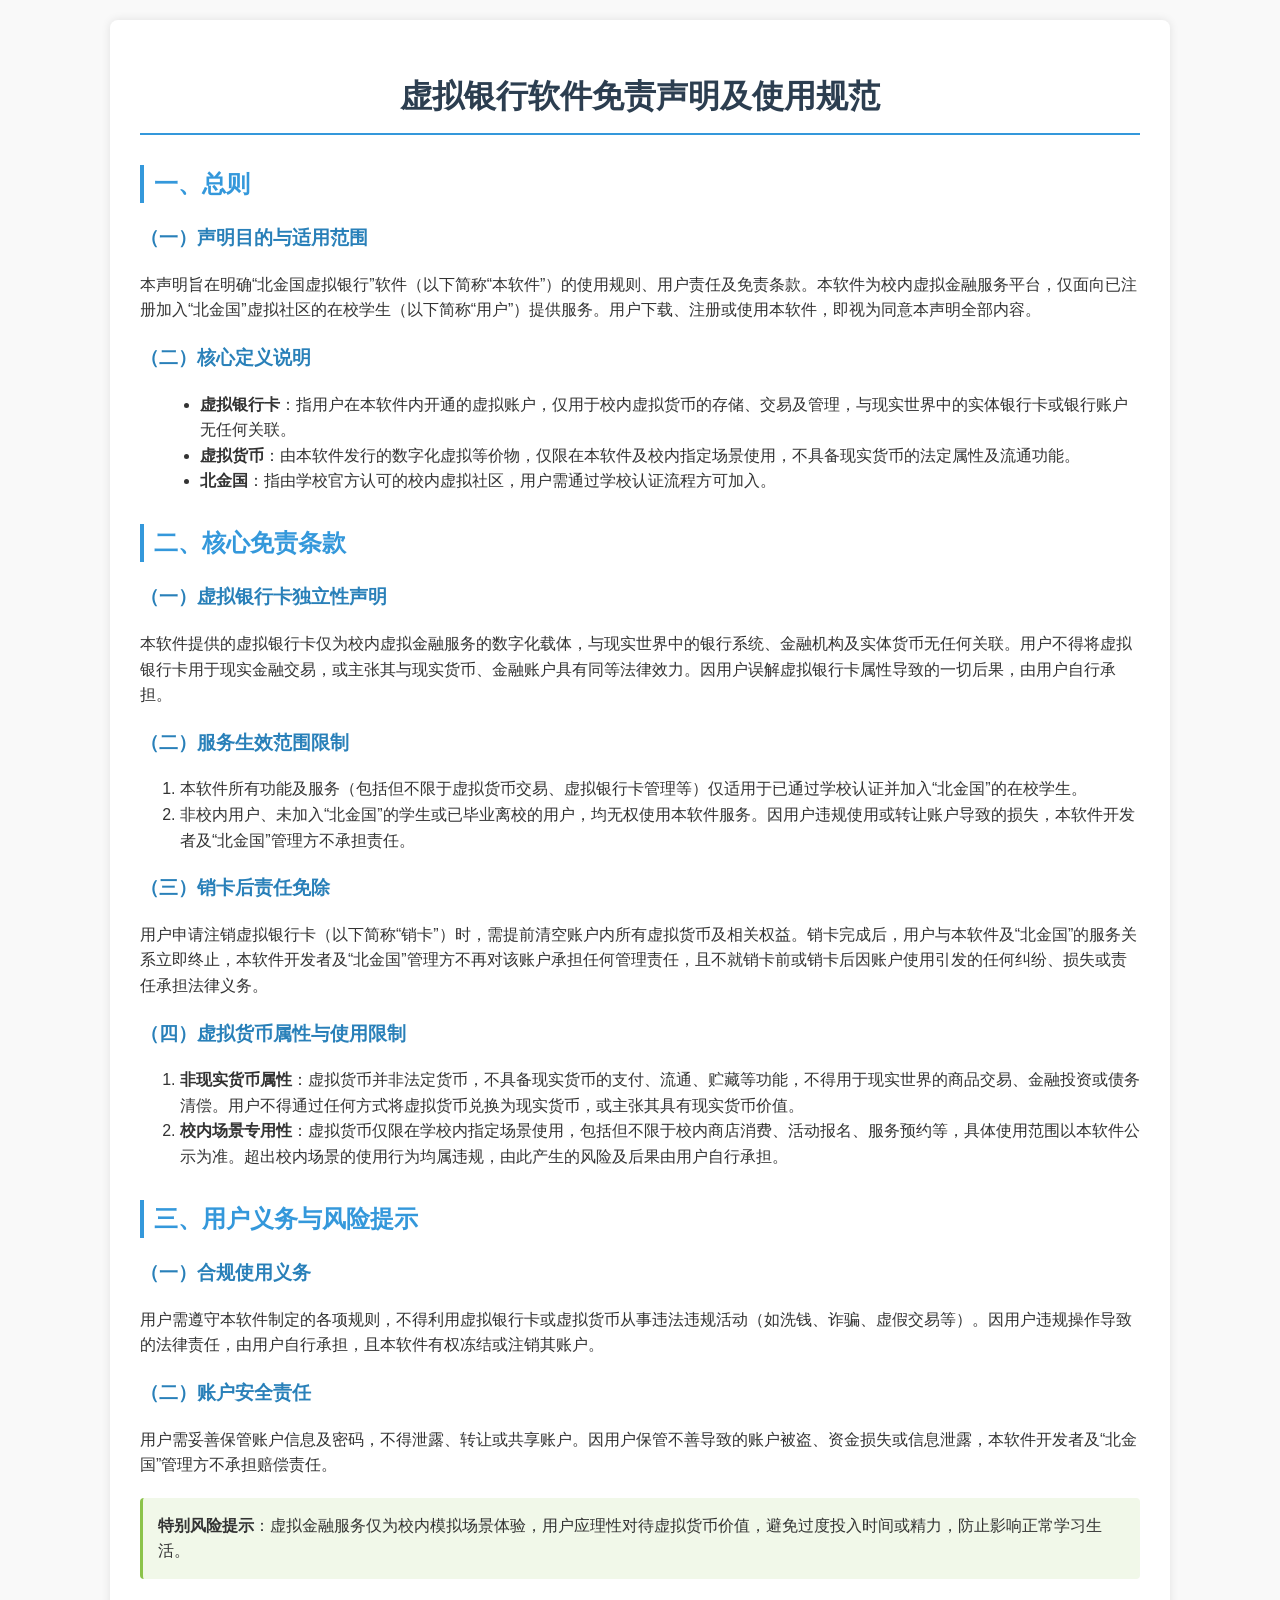
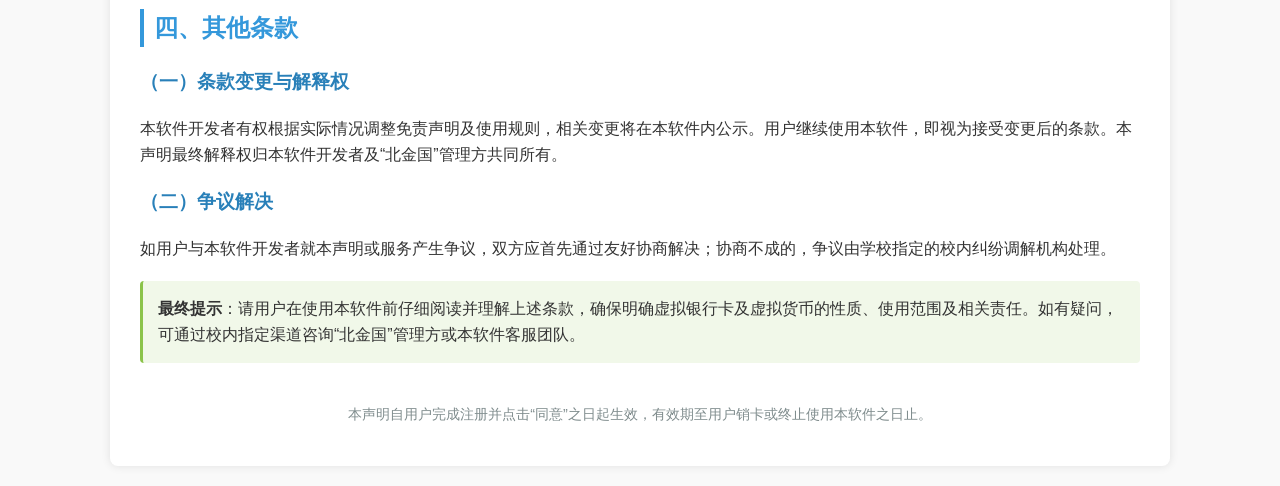
<file: bj-yh-mz.html>
<!DOCTYPE html>
<html lang="zh-CN">
<head>
    <meta charset="UTF-8">
    <meta name="viewport" content="width=device-width, initial-scale=1.0">
    <title>虚拟银行软件免责声明及使用规范</title>
    <style>
        body {
            font-family: "Microsoft YaHei", sans-serif;
            line-height: 1.6;
            margin: 0;
            padding: 20px;
            background-color: #f9f9f9;
            color: #333;
        }
        .container {
            max-width: 1000px;
            margin: 0 auto;
            background-color: white;
            padding: 30px;
            border-radius: 8px;
            box-shadow: 0 0 10px rgba(0,0,0,0.1);
        }
        h1 {
            color: #2c3e50;
            text-align: center;
            border-bottom: 2px solid #3498db;
            padding-bottom: 10px;
            margin-bottom: 30px;
        }
        h2 {
            color: #3498db;
            margin-top: 30px;
            border-left: 4px solid #3498db;
            padding-left: 10px;
        }
        h3 {
            color: #2980b9;
            margin-top: 20px;
        }
        p {
            margin: 10px 0;
        }
        ul {
            margin: 10px 0 10px 20px;
        }
        .highlight {
            background-color: #f1f8e9;
            padding: 15px;
            border-radius: 4px;
            margin: 20px 0;
            border-left: 3px solid #8bc34a;
        }
        .footer {
            margin-top: 40px;
            text-align: center;
            color: #7f8c8d;
            font-size: 0.9em;
        }
    </style>
</head>
<body>
    <div class="container">
        <h1>虚拟银行软件免责声明及使用规范</h1>

        <h2>一、总则</h2>
        <h3>（一）声明目的与适用范围</h3>
        <p>本声明旨在明确“北金国虚拟银行”软件（以下简称“本软件”）的使用规则、用户责任及免责条款。本软件为校内虚拟金融服务平台，仅面向已注册加入“北金国”虚拟社区的在校学生（以下简称“用户”）提供服务。用户下载、注册或使用本软件，即视为同意本声明全部内容。</p>

        <h3>（二）核心定义说明</h3>
        <ul>
            <li><strong>虚拟银行卡</strong>：指用户在本软件内开通的虚拟账户，仅用于校内虚拟货币的存储、交易及管理，与现实世界中的实体银行卡或银行账户无任何关联。</li>
            <li><strong>虚拟货币</strong>：由本软件发行的数字化虚拟等价物，仅限在本软件及校内指定场景使用，不具备现实货币的法定属性及流通功能。</li>
            <li><strong>北金国</strong>：指由学校官方认可的校内虚拟社区，用户需通过学校认证流程方可加入。</li>
        </ul>

        <h2>二、核心免责条款</h2>
        <h3>（一）虚拟银行卡独立性声明</h3>
        <p>本软件提供的虚拟银行卡仅为校内虚拟金融服务的数字化载体，与现实世界中的银行系统、金融机构及实体货币无任何关联。用户不得将虚拟银行卡用于现实金融交易，或主张其与现实货币、金融账户具有同等法律效力。因用户误解虚拟银行卡属性导致的一切后果，由用户自行承担。</p>

        <h3>（二）服务生效范围限制</h3>
        <ol>
            <li>本软件所有功能及服务（包括但不限于虚拟货币交易、虚拟银行卡管理等）仅适用于已通过学校认证并加入“北金国”的在校学生。</li>
            <li>非校内用户、未加入“北金国”的学生或已毕业离校的用户，均无权使用本软件服务。因用户违规使用或转让账户导致的损失，本软件开发者及“北金国”管理方不承担责任。</li>
        </ol>

        <h3>（三）销卡后责任免除</h3>
        <p>用户申请注销虚拟银行卡（以下简称“销卡”）时，需提前清空账户内所有虚拟货币及相关权益。销卡完成后，用户与本软件及“北金国”的服务关系立即终止，本软件开发者及“北金国”管理方不再对该账户承担任何管理责任，且不就销卡前或销卡后因账户使用引发的任何纠纷、损失或责任承担法律义务。</p>

        <h3>（四）虚拟货币属性与使用限制</h3>
        <ol>
            <li><strong>非现实货币属性</strong>：虚拟货币并非法定货币，不具备现实货币的支付、流通、贮藏等功能，不得用于现实世界的商品交易、金融投资或债务清偿。用户不得通过任何方式将虚拟货币兑换为现实货币，或主张其具有现实货币价值。</li>
            <li><strong>校内场景专用性</strong>：虚拟货币仅限在学校内指定场景使用，包括但不限于校内商店消费、活动报名、服务预约等，具体使用范围以本软件公示为准。超出校内场景的使用行为均属违规，由此产生的风险及后果由用户自行承担。</li>
        </ol>

        <h2>三、用户义务与风险提示</h2>
        <h3>（一）合规使用义务</h3>
        <p>用户需遵守本软件制定的各项规则，不得利用虚拟银行卡或虚拟货币从事违法违规活动（如洗钱、诈骗、虚假交易等）。因用户违规操作导致的法律责任，由用户自行承担，且本软件有权冻结或注销其账户。</p>

        <h3>（二）账户安全责任</h3>
        <p>用户需妥善保管账户信息及密码，不得泄露、转让或共享账户。因用户保管不善导致的账户被盗、资金损失或信息泄露，本软件开发者及“北金国”管理方不承担赔偿责任。</p>

        <div class="highlight">
            <strong>特别风险提示</strong>：虚拟金融服务仅为校内模拟场景体验，用户应理性对待虚拟货币价值，避免过度投入时间或精力，防止影响正常学习生活。
        </div>

        <h2>四、其他条款</h2>
        <h3>（一）条款变更与解释权</h3>
        <p>本软件开发者有权根据实际情况调整免责声明及使用规则，相关变更将在本软件内公示。用户继续使用本软件，即视为接受变更后的条款。本声明最终解释权归本软件开发者及“北金国”管理方共同所有。</p>

        <h3>（二）争议解决</h3>
        <p>如用户与本软件开发者就本声明或服务产生争议，双方应首先通过友好协商解决；协商不成的，争议由学校指定的校内纠纷调解机构处理。</p>

        <div class="highlight">
            <strong>最终提示</strong>：请用户在使用本软件前仔细阅读并理解上述条款，确保明确虚拟银行卡及虚拟货币的性质、使用范围及相关责任。如有疑问，可通过校内指定渠道咨询“北金国”管理方或本软件客服团队。
        </div>

        <div class="footer">
            <p>本声明自用户完成注册并点击“同意”之日起生效，有效期至用户销卡或终止使用本软件之日止。</p>
        </div>
    </div>
</body>
</html>
</file>
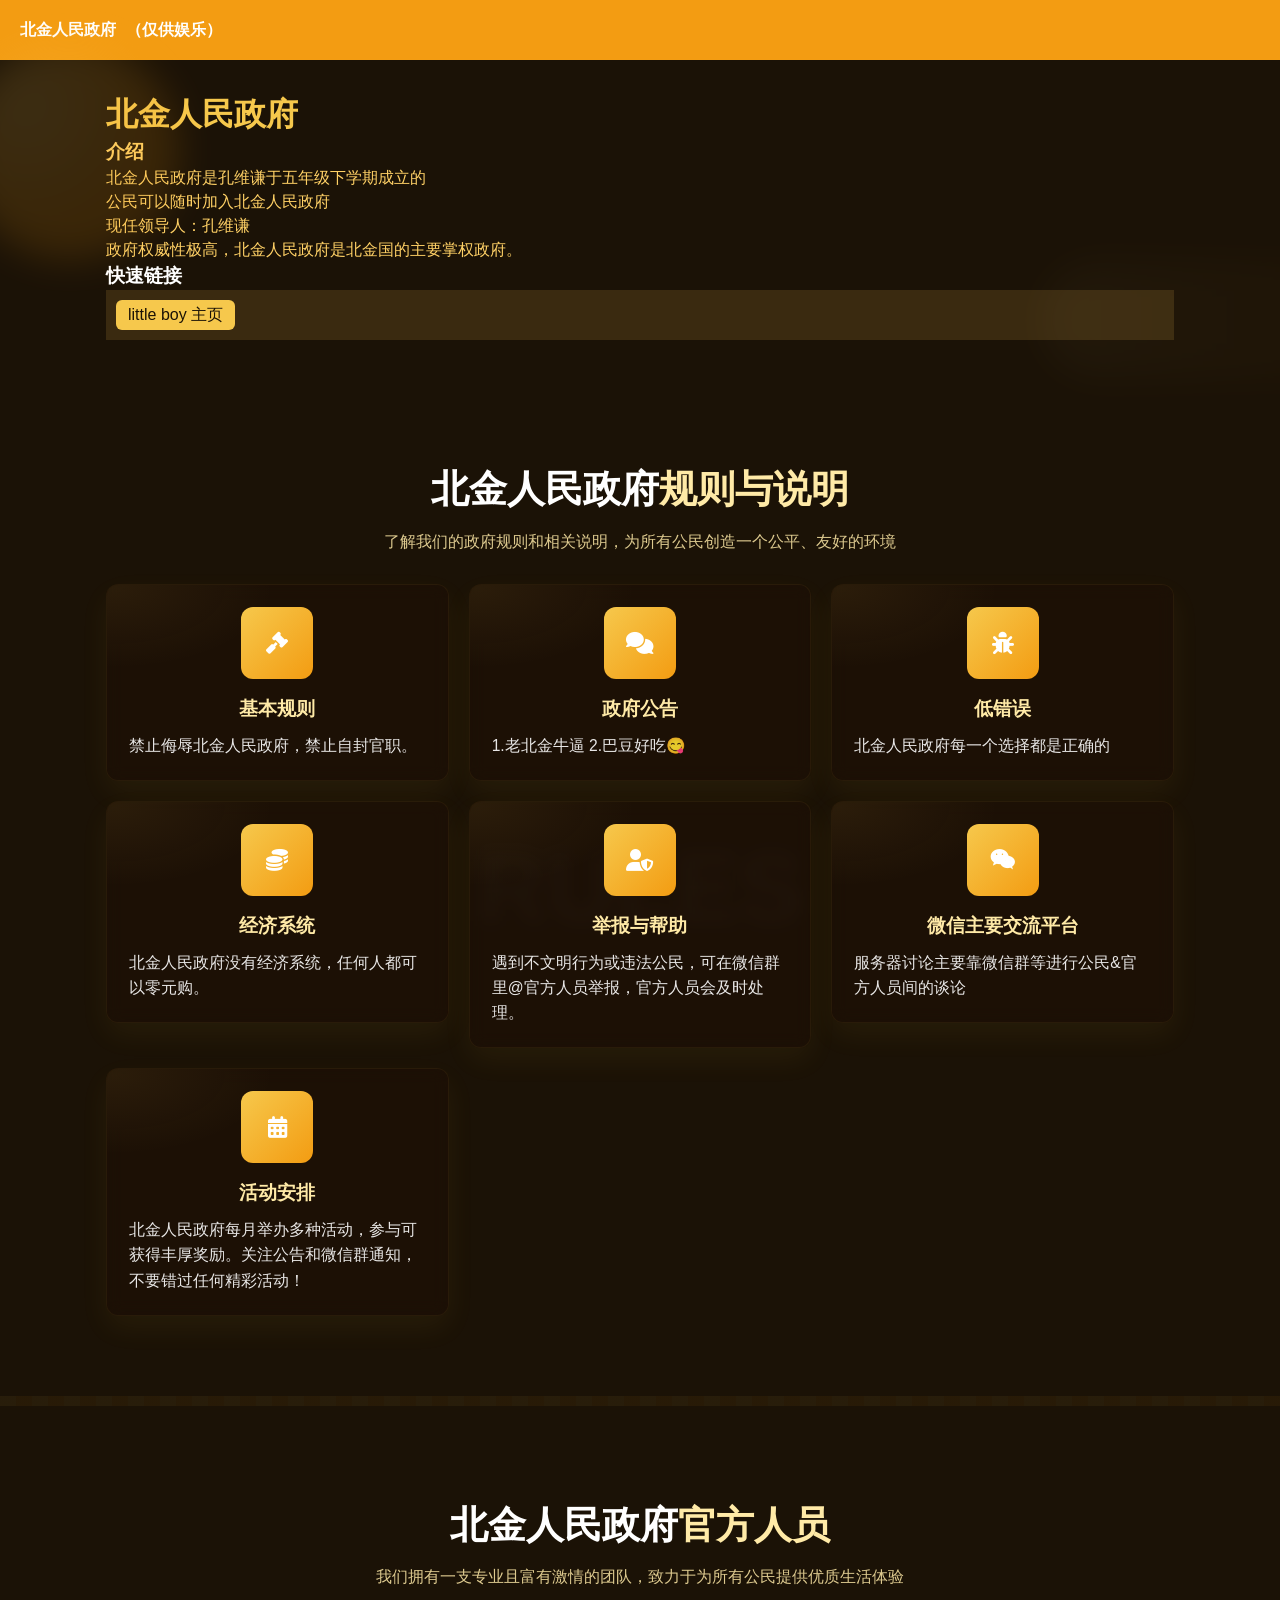
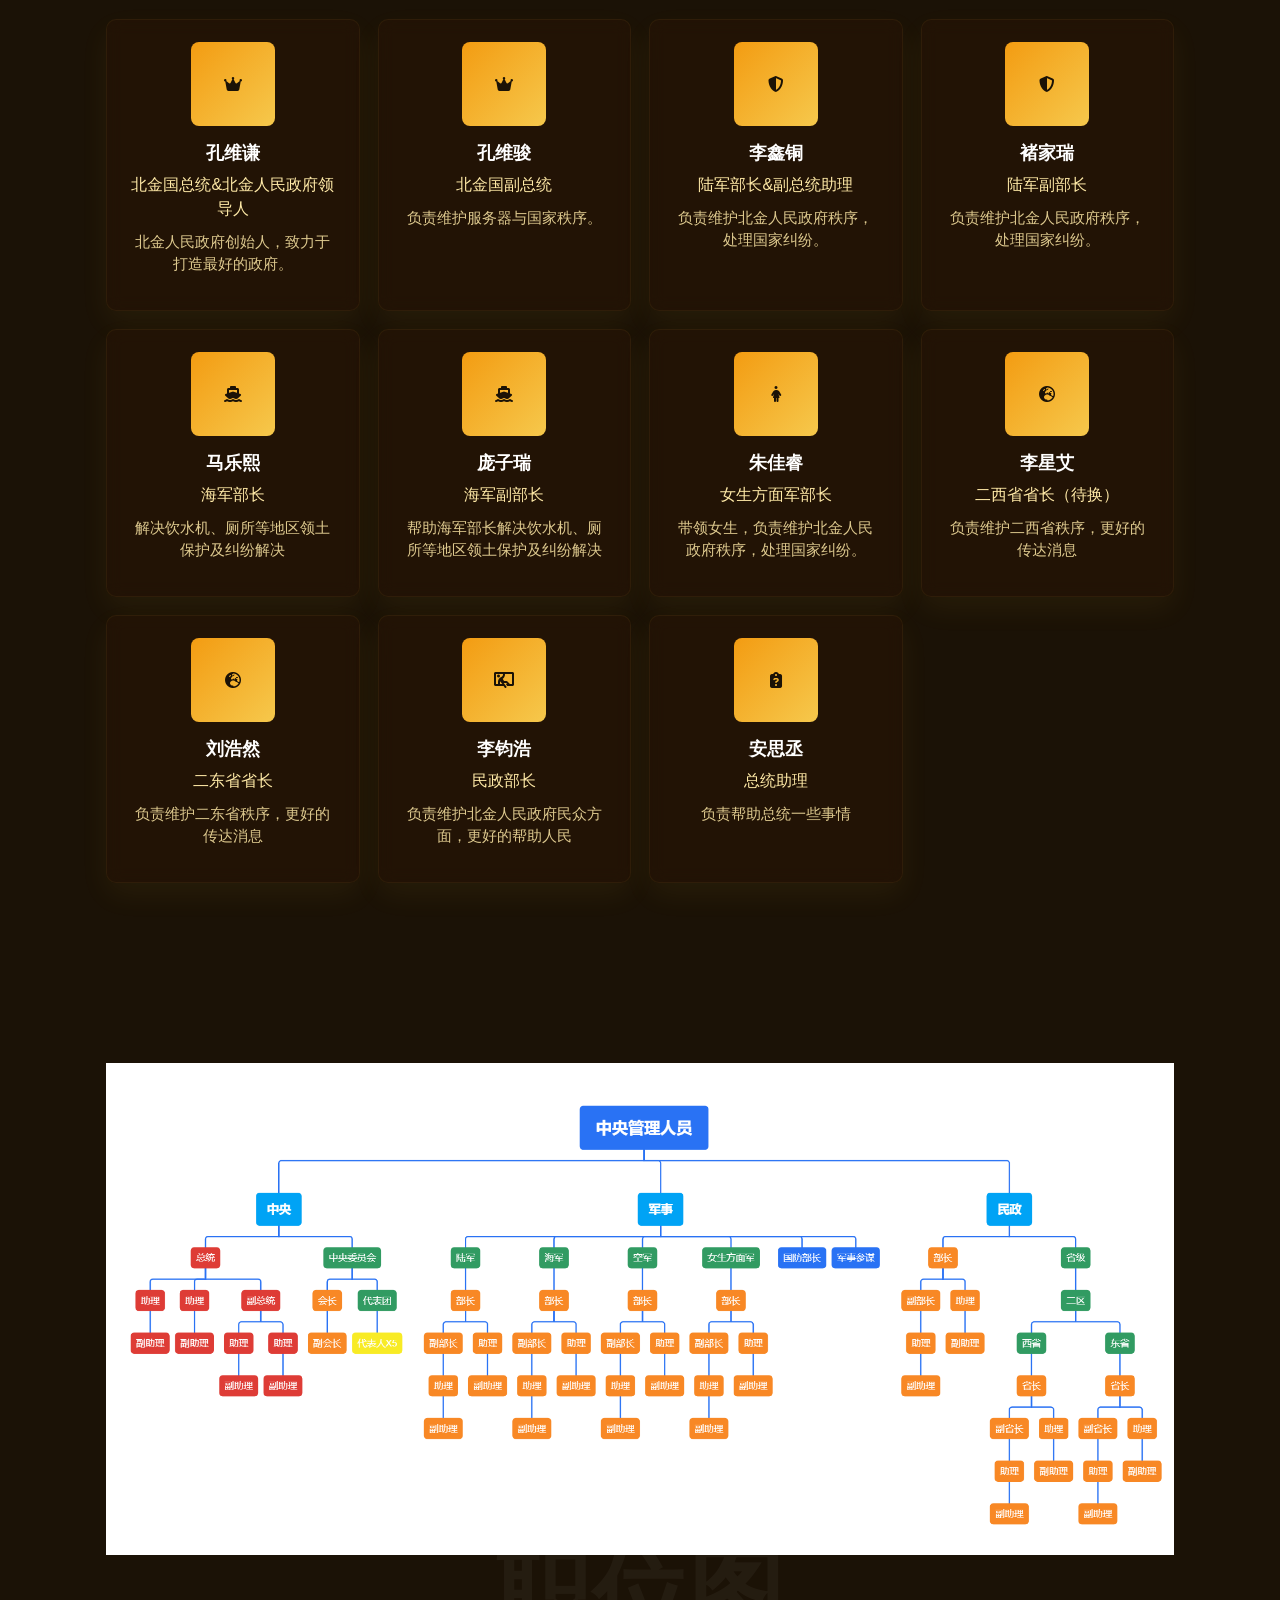
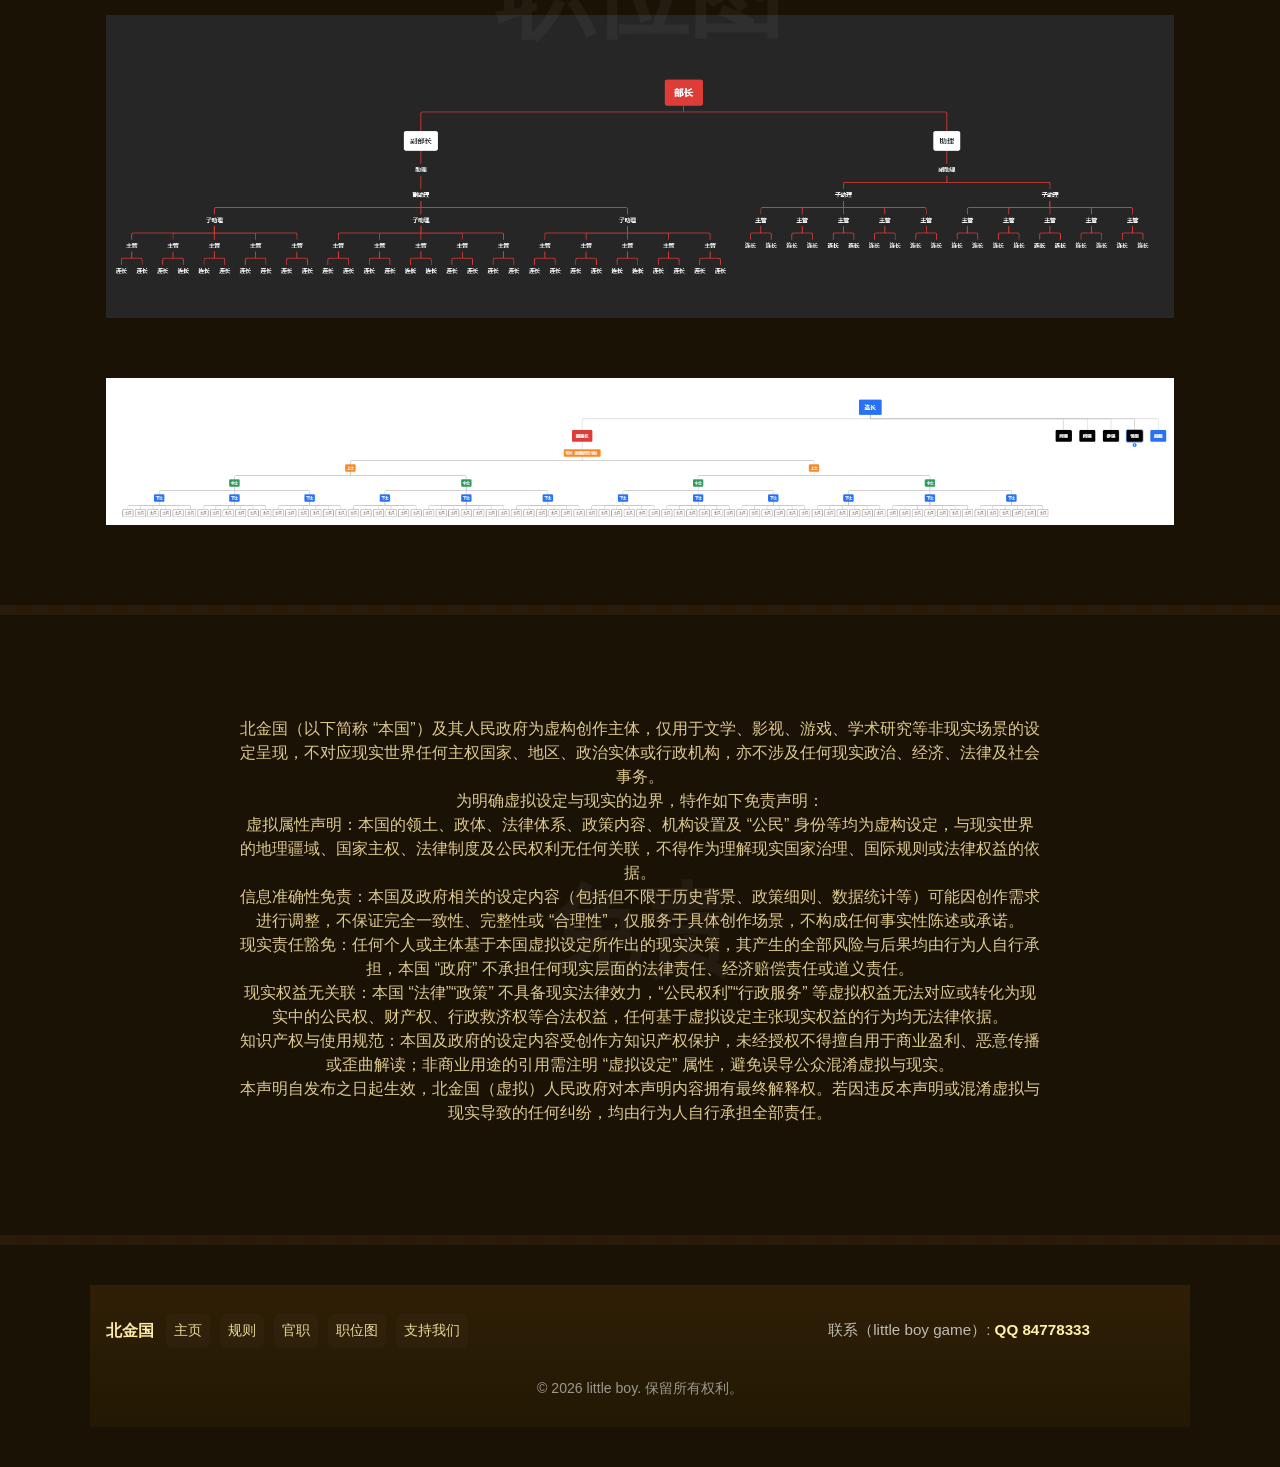
<file: bj.html>
﻿<!DOCTYPE html>
<html>
    <head>
        <meta charset="UTF-8" />
        <title>北金人民政府</title>
        <!-- 添加 Font Awesome（保证图标和 index.html 一致） -->
        <link rel="stylesheet" href="https://cdnjs.cloudflare.com/ajax/libs/font-awesome/6.4.0/css/all.min.css">
        <!-- 公共样式 -->
        <link rel="stylesheet" href="style.css">
        <!-- 黄色主题覆盖 -->
        <link rel="stylesheet" href="theme-yellow.css">
    </head>
    <body>
        <!-- 在 body 内增加装饰 DOM（便于动画控制） -->
        <div class="deco-blob deco-blob--a" id="decoBlobA"></div>
        <div class="deco-blob deco-blob--b" id="decoBlobB"></div>

        <script>
            function initCopyContact() {
                document.querySelectorAll('.copy-contact').forEach(item => {
                    item.addEventListener('click', function(e) {
                        e.preventDefault();

                        const contactInfo = this.getAttribute('data-copy');

                        const tempInput = document.createElement('input');
                        tempInput.value = contactInfo;
                        tempInput.style.position = 'absolute';
                        tempInput.style.left = '-9999px';
                        document.body.appendChild(tempInput);

                        tempInput.select();
                        document.execCommand('copy');

                        document.body.removeChild(tempInput);

                        showNotification(`已复制: ${contactInfo}`, 'success');

                        this.classList.add('copied');
                        setTimeout(() => {
                            this.classList.remove('copied');
                        }, 700);
                    });
                });
            }
        </script>

        <div class="top-nav">
            <div class="logo">
                <span>北金人民政府</span>
                <span>（仅供娱乐）</span>
            </div>
        </div>

        <div class="container">
            <h1 class="green">北金人民政府</h1>
            <h3 class="qblue">介绍</h3>
            <p class="qblue">北金人民政府是孔维谦于五年级下学期成立的<br>
                公民可以随时加入北金人民政府<br>现任领导人：孔维谦<br>
                政府权威性极高，北金人民政府是北金国的主要掌权政府。</p>

            <h3>快速链接</h3>
            <div class="th">
                <a href='index.html' class="th2">little boy 主页 </a>
            </div>
        </div>

        <section id="features" class="section features">
            <div class="container">
                <h2 class="section-title">北金人民政府<span>规则与说明</span></h2>
                <div class="section-title-bg">RULES</div>
                <p class="section-subtitle">了解我们的政府规则和相关说明，为所有公民创造一个公平、友好的环境</p>

                <div class="features-grid">
                    <div class="feature-card glass-card">
                        <div class="feature-icon-wrapper">
                            <i class="fas fa-gavel feature-icon"></i>
                        </div>
                        <h3 class="feature-title">基本规则</h3>
                        <p>禁止侮辱北金人民政府，禁止自封官职。</p>
                    </div>

                    <div class="feature-card glass-card">
                        <div class="feature-icon-wrapper">
                            <i class="fas fa-comments feature-icon"></i>
                        </div>
                        <h3 class="feature-title">政府公告</h3>
                        <p>1.老北金牛逼  2.巴豆好吃😋</p>
                    </div>

                    <div class="feature-card glass-card">
                        <div class="feature-icon-wrapper">
                            <i class="fas fa-solid fa-bug feature-icon"></i>
                        </div>
                        <h3 class="feature-title">低错误</h3>
                        <p>北金人民政府每一个选择都是正确的</p>
                    </div>

                    <div class="feature-card glass-card">
                        <div class="feature-icon-wrapper">
                            <i class="fas fa-coins feature-icon"></i>
                        </div>
                        <h3 class="feature-title">经济系统</h3>
                        <p>北金人民政府没有经济系统，任何人都可以零元购。</p>
                    </div>

                    <div class="feature-card glass-card">
                        <div class="feature-icon-wrapper">
                            <i class="fas fa-user-shield feature-icon"></i>
                        </div>
                        <h3 class="feature-title">举报与帮助</h3>
                        <p>遇到不文明行为或违法公民，可在微信群里@官方人员举报，官方人员会及时处理。</p>
                    </div>

                    <div class="feature-card glass-card">
                        <div class="feature-icon-wrapper">
                            <i class="fas fa-brands fa-weixin feature-icon"></i>
                        </div>
                        <h3 class="feature-title">微信主要交流平台</h3>
                        <p>服务器讨论主要靠微信群等进行公民&官方人员间的谈论</p>
                    </div>

                    <div class="feature-card glass-card">
                        <div class="feature-icon-wrapper">
                            <i class="fas fa-calendar-alt feature-icon"></i>
                        </div>
                        <h3 class="feature-title">活动安排</h3>
                        <p>北金人民政府每月举办多种活动，参与可获得丰厚奖励。关注公告和微信群通知，不要错过任何精彩活动！</p>
                    </div>
                </div>
            </div>

            <div class="block-border-1"></div>
        </section>

        <section id="server-team" class="server-team">
            <div class="container">
                <h2 class="section-title">北金人民政府<span>官方人员</span></h2>
                <p class="section-subtitle">我们拥有一支专业且富有激情的团队，致力于为所有公民提供优质生活体验</p>

                <div class="team-grid">
                    <div class="team-member glass-card floating">
                        <div class="member-avatar">
                            <div class="minecraft-avatar">
                                <i class="fas fa-crown"></i>
                            </div>
                        </div>
                        <h3 class="member-name">孔维谦</h3>
                        <div class="member-role">北金国总统&北金人民政府领导人</div>
                        <p class="member-desc">北金人民政府创始人，致力于打造最好的政府。</p>
                    </div>


                    <div class="team-member glass-card floating-fast">
                        <div class="member-avatar">
                            <div class="minecraft-avatar">
                                <i class="fas fa-crown"></i>
                            </div>
                        </div>
                        <h3 class="member-name">孔维骏</h3>
                        <div class="member-role">北金国副总统</div>
                        <p class="member-desc">负责维护服务器与国家秩序。</p>
                    </div>
                    
                    <div class="team-member glass-card floating-slow">
                        <div class="member-avatar">
                            <div class="minecraft-avatar">
                                <i class="fas fa-shield-alt"></i>
                            </div>
                        </div>
                        <h3 class="member-name">李鑫铜</h3>
                        <div class="member-role">陆军部长&副总统助理</div>
                        <p class="member-desc">负责维护北金人民政府秩序，处理国家纠纷。</p>
                    </div>

                    <div class="team-member glass-card floating">
                        <div class="member-avatar">
                            <div class="minecraft-avatar">
                                <i class="fas fa-shield-alt"></i>
                            </div>
                        </div>
                        <h3 class="member-name">褚家瑞</h3>
                        <div class="member-role">陆军副部长</div>
                        <p class="member-desc">负责维护北金人民政府秩序，处理国家纠纷。</p>
                    </div>

                    <div class="team-member glass-card floating">
                        <div class="member-avatar">
                            <div class="minecraft-avatar">
                                <i class="fas fa-ship"></i>
                            </div>
                        </div>
                        <h3 class="member-name">马乐熙</h3>
                        <div class="member-role">海军部长</div>
                        <p class="member-desc">解决饮水机、厕所等地区领土保护及纠纷解决</p>
                    </div>

                    <div class="team-member glass-card floating">
                        <div class="member-avatar">
                            <div class="minecraft-avatar">
                                <i class="fas fa-ship"></i>
                            </div>
                        </div>
                        <h3 class="member-name">庞子瑞</h3>
                        <div class="member-role">海军副部长</div>
                        <p class="member-desc">帮助海军部长解决饮水机、厕所等地区领土保护及纠纷解决</p>
                    </div>

                    

                    <div class="team-member glass-card floating">
                        <div class="member-avatar">
                            <div class="minecraft-avatar">
                                <i class="fas fa-person-dress"></i>
                            </div>
                        </div>
                        <h3 class="member-name">朱佳睿</h3>
                        <div class="member-role">女生方面军部长</div>
                        <p class="member-desc">带领女生，负责维护北金人民政府秩序，处理国家纠纷。</p>
                    </div>

                    <div class="team-member glass-card floating">
                        <div class="member-avatar">
                            <div class="minecraft-avatar">
                                <i class="fas fa-earth-europe"></i>
                            </div>
                        </div>
                        <h3 class="member-name">李星艾</h3>
                        <div class="member-role">二西省省长（待换）</div>
                        <p class="member-desc">负责维护二西省秩序，更好的传达消息</p>
                    </div>

                    <div class="team-member glass-card floating">
                        <div class="member-avatar">
                            <div class="minecraft-avatar">
                                <i class="fas fa-earth-europe"></i>
                            </div>
                        </div>
                        <h3 class="member-name">刘浩然</h3>
                        <div class="member-role">二东省省长</div>
                        <p class="member-desc">负责维护二东省秩序，更好的传达消息</p>
                    </div>

                    <div class="team-member glass-card floating">
                        <div class="member-avatar">
                            <div class="minecraft-avatar">
                                <i class="fas fa-person-through-window"></i>
                            </div>
                        </div>
                        <h3 class="member-name">李钧浩</h3>
                        <div class="member-role">民政部长</div>
                        <p class="member-desc">负责维护北金人民政府民众方面，更好的帮助人民</p>
                    </div>

                    <div class="team-member glass-card floating">
                        <div class="member-avatar">
                            <div class="minecraft-avatar">
                                <i class="fas fa-clipboard-question"></i>
                            </div>
                        </div>
                        <h3 class="member-name">安思丞</h3>
                        <div class="member-role">总统助理</div>
                        <p class="member-desc">负责帮助总统一些事情</p>
                    </div>

                </div>

            </div>
        </section>



        <section id="disclaimer-image" class="section features">
            <div class="container">
                <div class="section-title-bg">职位图</div>
                <img src="bj_zw.png" alt="中央图" style="max-width:100%;height:auto;display:block;margin:0 auto;"><!-- 自适应 -->
                
            </div>
            <div class="container">
                <div class="section-title-bg"></div>
                <img src="bj_bz.png" alt="主管" style="max-width:100%;height:auto;display:block;margin:0 auto;"><!-- 自适应 -->
                
            </div>
            <div class="container">
                <div class="section-title-bg"></div>
                <img src="bj_lz.png" alt="lz" style="max-width:100%;height:auto;display:block;margin:0 auto;"><!-- 自适应 -->
                
            </div>

            <div class="block-border-1"></div>
        </section>

        <section id="disclaimer" class="section features">
            <div class="container">
                <div class="section-title-bg">免责</div>
                <p class="section-subtitle">北金国（以下简称 “本国”）及其人民政府为虚构创作主体，仅用于文学、影视、游戏、学术研究等非现实场景的设定呈现，不对应现实世界任何主权国家、地区、政治实体或行政机构，亦不涉及任何现实政治、经济、法律及社会事务。<br>为明确虚拟设定与现实的边界，特作如下免责声明：<br>虚拟属性声明：本国的领土、政体、法律体系、政策内容、机构设置及 “公民” 身份等均为虚构设定，与现实世界的地理疆域、国家主权、法律制度及公民权利无任何关联，不得作为理解现实国家治理、国际规则或法律权益的依据。<br>信息准确性免责：本国及政府相关的设定内容（包括但不限于历史背景、政策细则、数据统计等）可能因创作需求进行调整，不保证完全一致性、完整性或 “合理性”，仅服务于具体创作场景，不构成任何事实性陈述或承诺。<br>现实责任豁免：任何个人或主体基于本国虚拟设定所作出的现实决策，其产生的全部风险与后果均由行为人自行承担，本国 “政府” 不承担任何现实层面的法律责任、经济赔偿责任或道义责任。<br>现实权益无关联：本国 “法律”“政策” 不具备现实法律效力，“公民权利”“行政服务” 等虚拟权益无法对应或转化为现实中的公民权、财产权、行政救济权等合法权益，任何基于虚拟设定主张现实权益的行为均无法律依据。<br>知识产权与使用规范：本国及政府的设定内容受创作方知识产权保护，未经授权不得擅自用于商业盈利、恶意传播或歪曲解读；非商业用途的引用需注明 “虚拟设定” 属性，避免误导公众混淆虚拟与现实。<br>本声明自发布之日起生效，北金国（虚拟）人民政府对本声明内容拥有最终解释权。若因违反本声明或混淆虚拟与现实导致的任何纠纷，均由行为人自行承担全部责任。</p>
                
            </div>

            <div class="block-border-1"></div>
        </section>


        <footer class="site-footer">
            <div class="footer-container">
                <div class="footer-left">
                    <div class="footer-logo">北金国</div>
                    <div class="footer-links">
                        <a href="index.html">主页</a>
                        <a href="#features">规则</a>
                        <a href="#server-team">官职</a>
                        <a href="#disclaimer-image">职位图</a>
                        <a href="https://afdian.com/a/little-boy-game" target="_blank">支持我们</a>
                    </div>
                </div>

                <div class="footer-right">
                    <div>联系（little boy game）: <span style="color:#fff2a7; font-weight:700;">QQ 84778333</span></div>
                    <button class="back-to-top" id="backToTopBtn">回到顶部</button>
                </div>

                <div class="footer-copy">© <span id="footer-year"></span> little boy. 保留所有权利。</div>
            </div>
        </footer>

        <script>
            // 回到顶部与年份、简单在线数统计（使用已有 SERVER_LIST）
            (function(){
                // 设置年份
                const yearEl = document.getElementById('footer-year');
                if (yearEl) yearEl.textContent = new Date().getFullYear();

                // 回到顶部
                const btn = document.getElementById('backToTopBtn');
                if (btn) btn.addEventListener('click', () => window.scrollTo({ top: 0, behavior: 'smooth' }));

                // 简单尝试统计在线数量（并不会触发实际 API 请求，只统计已知状态元素显示“在线”时）
                function updateFooterOnlineCount() {
                    const list = document.querySelectorAll('.server-status.online');
                    let totalOnline = 0;
                    list.forEach(el => {
                        const text = el.textContent || '';
                        const m = text.match(/在线：\s*(\d+)\s*\/\s*(\d+)/);
                        if (m) totalOnline += parseInt(m[1], 10);
                    });
                    const out = totalOnline > 0 ? `${totalOnline} 玩家` : '暂无统计';
                    const el = document.getElementById('footer-online-count');
                    if (el) el.textContent = out;
                }

                // 轮询更新 footer 在线数（每 5 秒）
                setInterval(updateFooterOnlineCount, 5000);
                // 立即运行一次
                updateFooterOnlineCount();
            })();
        </script>

        <!-- 在文件末尾添加动画初始化脚本 -->
        <script>
            // 平滑锚点滚动（适用于内部链接）
            document.querySelectorAll('a[href^="#"]').forEach(a => {
                a.addEventListener('click', function (e) {
                    const targetId = this.getAttribute('href').slice(1);
                    const el = document.getElementById(targetId);
                    if (el) {
                        e.preventDefault();
                        el.scrollIntoView({ behavior: 'smooth', block: 'start' });
                        history.replaceState(null, '', `#${targetId}`);
                    }
                });
            });

            // 回到顶部按钮显示控制
            const backBtn = document.getElementById('backToTopBtn');
            window.addEventListener('scroll', () => {
                if (!backBtn) return;
                if (window.scrollY > 320) backBtn.classList.add('visible');
                else backBtn.classList.remove('visible');
            });

            // 视窗进入时触发 animate-in.visible（IntersectionObserver）
            const io = new IntersectionObserver((entries) => {
                entries.forEach(entry => {
                    if (entry.isIntersecting) {
                        entry.target.classList.add('visible');
                    }
                });
            }, { threshold: 0.18 });

            document.querySelectorAll('.feature-card, .team-member, .section-title, .server-item').forEach(el => {
                el.classList.add('animate-in');
                io.observe(el);
            });

            // feature-card 鼠标跟随光斑
            document.querySelectorAll('.feature-card').forEach(card => {
                card.addEventListener('mousemove', (ev) => {
                    const rect = card.getBoundingClientRect();
                    const x = ((ev.clientX - rect.left) / rect.width) * 100;
                    const y = ((ev.clientY - rect.top) / rect.height) * 100;
                    card.style.setProperty('--x', x + '%');
                    card.style.setProperty('--y', y + '%');
                });
            });

            // 装饰 Blob 跟随鼠标做微动（轻量）
            (function decoFollow() {
                const a = document.getElementById('decoBlobA');
                const b = document.getElementById('decoBlobB');
                if (!a || !b) return;
                window.addEventListener('mousemove', e => {
                    const rx = (e.clientX / window.innerWidth - 0.5) * 30;
                    const ry = (e.clientY / window.innerHeight - 0.5) * 20;
                    a.style.transform = `translate(${rx}px, ${ry}px)`;
                    b.style.transform = `translate(${rx * -0.6}px, ${ry * -0.6}px)`;
                });
            })();

            // 初始化复制联系方式的控件（如之前实现）
            if (typeof initCopyContact === 'function') initCopyContact();
        </script>


        <!-- overlay DOM（初始隐藏） -->
        <div id="pageSwipe" class="page-swipe" aria-hidden="true" style="display:none">
            <div class="swipe-panel" aria-hidden="true"></div>
            <div class="swipe-logo" aria-hidden="true">
                <!-- 在这里放转场用的 logo 图片 -->
                <!-- 建议路径： assets/images/transition-logo.png -->
                <!-- 如果没有图片，可把下面 <img> 的 src 改为你项目中的图片路径 -->
                <img src="bjlogo.jpg" alt="logo">
            </div>
        </div>

        <script>
            (function(){
                const TRANSITION_MS = 700; // 与 index 保持一致
                const swipeEl = document.getElementById('pageSwipe');

                function ensureVisible() {
                    if (!swipeEl) return;
                    swipeEl.style.display = 'flex';
                }
                function hideImmediately() {
                    if (!swipeEl) return;
                    swipeEl.style.display = 'none';
                    swipeEl.classList.remove('active');
                }

                // 播放转场并在结束后跳转
                async function playTransitionAndNavigate(href) {
                    if (!swipeEl) {
                        window.location.href = href;
                        return;
                    }

                    ensureVisible();
                    // 小延时确保样式已应用
                    requestAnimationFrame(() => {
                        // 强制下一帧再触发 class，降低抖动
                        swipeEl.classList.add('active');
                        swipeEl.setAttribute('aria-hidden','false');
                    });

                    // 等待滑满屏（移除切开阶段，直接导航）
                    await new Promise(r => setTimeout(r, TRANSITION_MS + 40)); // + small buffer

                    // 最终导航
                    // 标记：告知目标主页在下一次加载时播放入口切开动画
                    try { sessionStorage.setItem('playEntryOnNextLoad', '1'); } catch(e) {}
                    window.location.href = href;
                }

                // 绑定点击至首页或任意需要转场的链接
                // 规则：带 data-transition="swipe" 的链接会触发转场
                document.addEventListener('click', (e) => {
                    const a = e.target.closest('a, button');
                    if (!a) return;
                    // 支持 a[href="index.html"] 或 data-transition="swipe"
                    const href = a.getAttribute('href');
                    const wants = a.getAttribute('data-transition');
                    if (wants === 'swipe' || href === 'index.html' || href === './index.html' || href === '/index.html') {
                        // 仅在同源导航且确认为页面跳转时拦截
                        if (a.tagName.toLowerCase() === 'a' && href && !href.startsWith('http')) {
                            e.preventDefault();
                            playTransitionAndNavigate(href);
                        }
                    }
                });

                // 如果需要在页面加载完后自动播放（例如从子页返回主页），可在此检测 location.state 或 URL 参数
                // 页面卸载时（防止短暂闪烁）保留 overlay
                window.addEventListener('pageshow', (ev) => {
                    // 若需隐藏 overlay（例如后退回本页），确保隐藏
                    hideImmediately();
                });
            })();
        </script>
    </body>
</html>
</file>
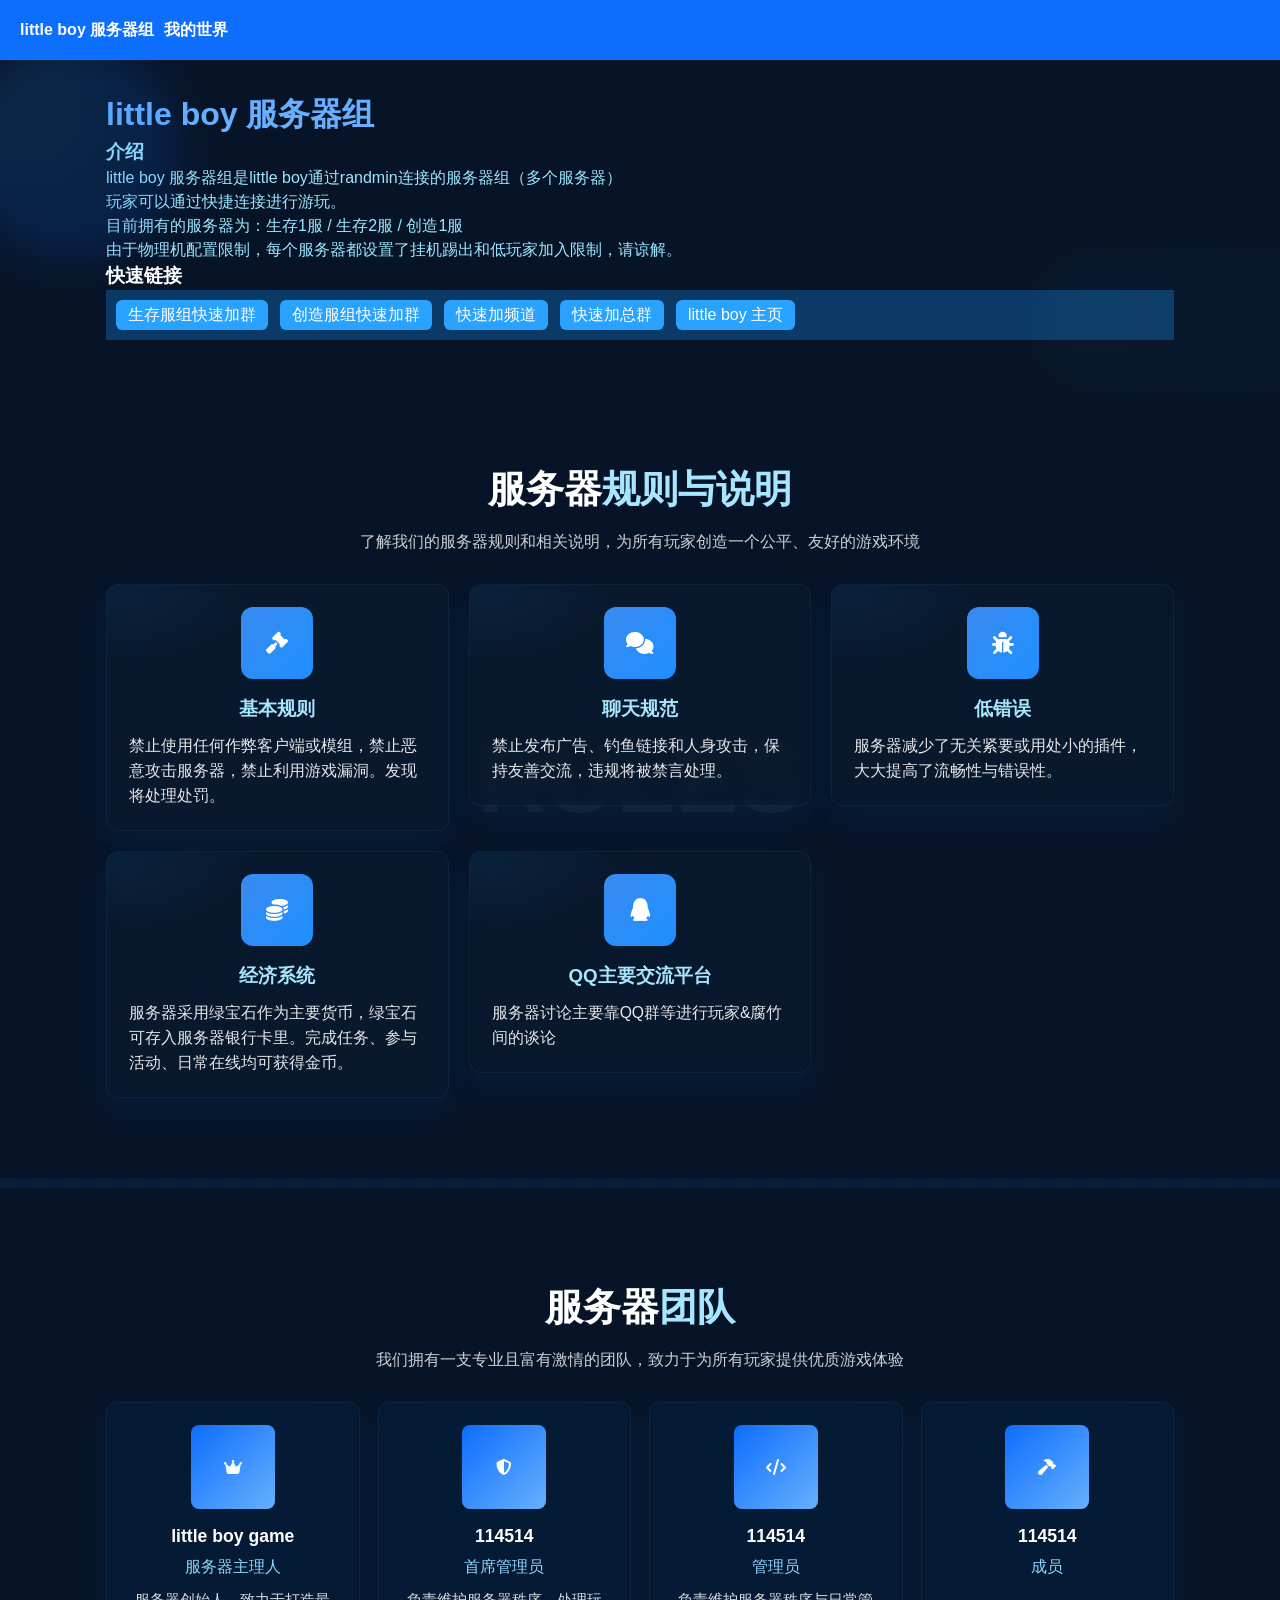
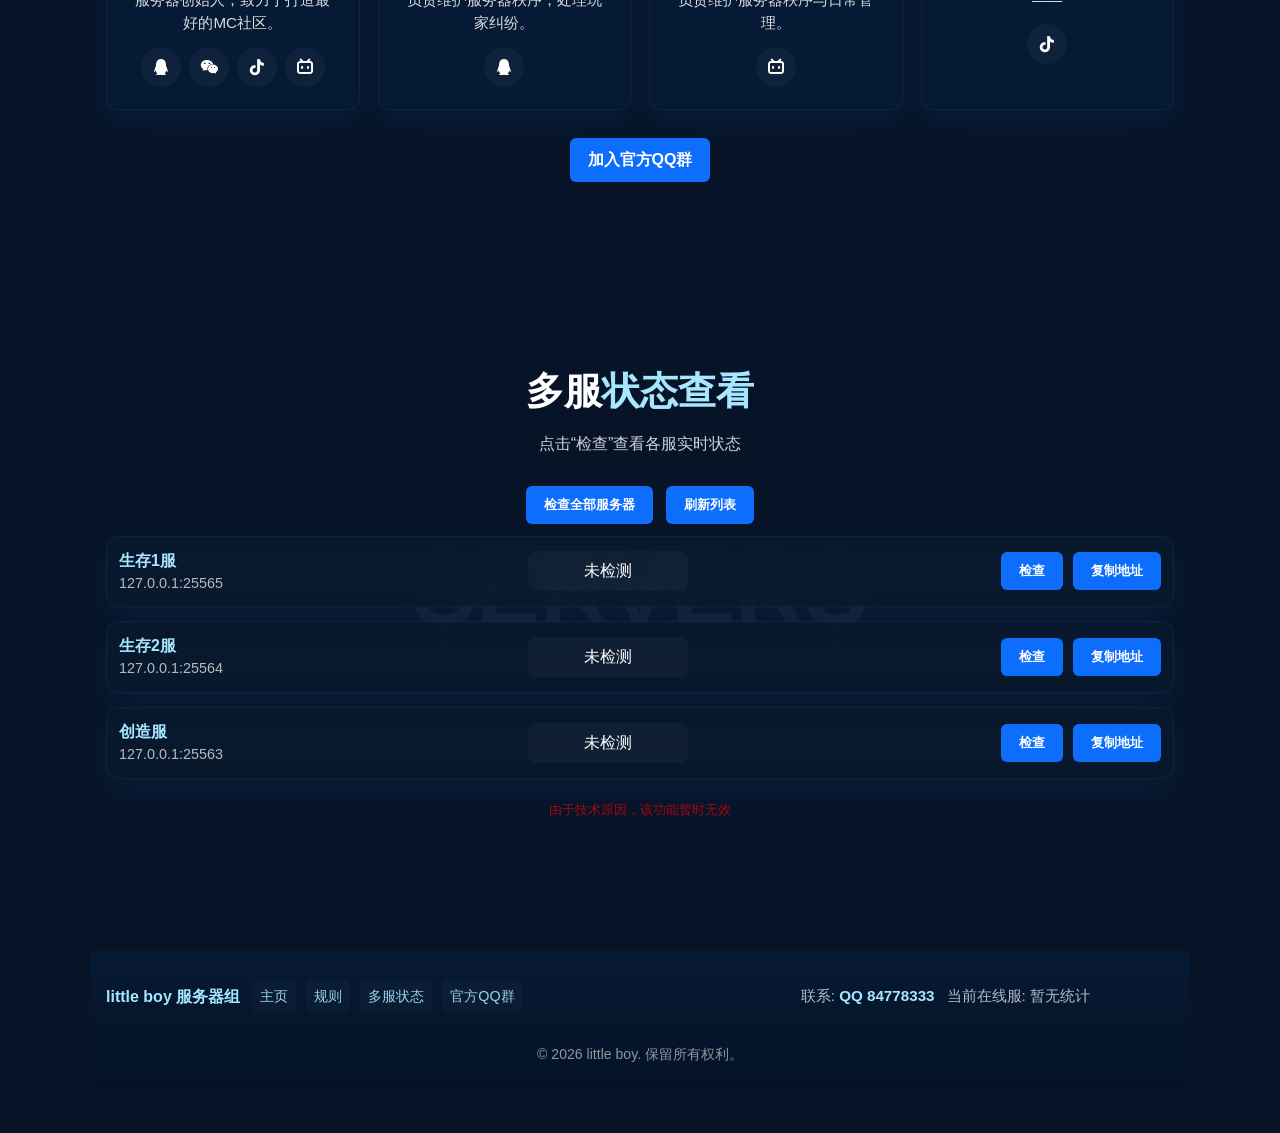
<file: little boy server.html>
<!DOCTYPE html>
<html>
    <head>
        <meta charset="UTF-8" />
        <title>little boy game</title>
        <!-- 添加 Font Awesome（保证图标和 index.html 一致） -->
        <link rel="stylesheet" href="https://cdnjs.cloudflare.com/ajax/libs/font-awesome/6.4.0/css/all.min.css">
        <!-- 公共样式 + 蓝色主题变量 -->
        <link rel="stylesheet" href="style.css">
    </head>
    <body>
        <!-- 在 body 内增加装饰 DOM（便于动画控制） -->
        <div class="deco-blob deco-blob--a" id="decoBlobA"></div>
        <div class="deco-blob deco-blob--b" id="decoBlobB"></div>

        <script>
            function initCopyContact() {
                document.querySelectorAll('.copy-contact').forEach(item => {
                    item.addEventListener('click', function(e) {
                        e.preventDefault();

                        const contactInfo = this.getAttribute('data-copy');

                        const tempInput = document.createElement('input');
                        tempInput.value = contactInfo;
                        tempInput.style.position = 'absolute';
                        tempInput.style.left = '-9999px';
                        document.body.appendChild(tempInput);

                        tempInput.select();
                        document.execCommand('copy');

                        document.body.removeChild(tempInput);

                        showNotification(`已复制: ${contactInfo}`, 'success');

                        this.classList.add('copied');
                        setTimeout(() => {
                            this.classList.remove('copied');
                        }, 700);
                    });
                });
            }
        </script>

        <div class="top-nav">
            <div class="logo">
                <span>little boy 服务器组</span>
                <span>我的世界</span>
            </div>
        </div>

        <div class="container">
            <h1 class="green">little boy 服务器组</h1>
            <h3 class="qblue">介绍</h3>
            <p class="qblue">little boy 服务器组是little boy通过randmin连接的服务器组（多个服务器）<br>
                玩家可以通过快捷连接进行游玩。<br>目前拥有的服务器为：生存1服 / 生存2服 / 创造1服<br>
                由于物理机配置限制，每个服务器都设置了挂机踢出和低玩家加入限制，请谅解。</p>

            <h3>快速链接</h3>
            <div class="th">
                <a href='https://qm.qq.com/q/UCpbq3ZRmk' class="th2">生存服组快速加群</a>
                <a href='https://qm.qq.com/q/Y1eaybCGAu' class="th2">创造服组快速加群</a>
                <a href='https://pd.qq.com/s/6zx3j30vn' class="th2">快速加频道</a>
                <a href='https://qm.qq.com/q/eYjSLdmBcA' class="th2">快速加总群</a>
                <a href='index.html' class="th2">little boy 主页 </a>
            </div>
        </div>

        <section id="features" class="section features">
            <div class="container">
                <h2 class="section-title">服务器<span>规则与说明</span></h2>
                <div class="section-title-bg">RULES</div>
                <p class="section-subtitle">了解我们的服务器规则和相关说明，为所有玩家创造一个公平、友好的游戏环境</p>

                <div class="features-grid">
                    <div class="feature-card glass-card">
                        <div class="feature-icon-wrapper">
                            <i class="fas fa-gavel feature-icon"></i>
                        </div>
                        <h3 class="feature-title">基本规则</h3>
                        <p>禁止使用任何作弊客户端或模组，禁止恶意攻击服务器，禁止利用游戏漏洞。发现将处理处罚。</p>
                    </div>

                    <div class="feature-card glass-card">
                        <div class="feature-icon-wrapper">
                            <i class="fas fa-comments feature-icon"></i>
                        </div>
                        <h3 class="feature-title">聊天规范</h3>
                        <p>禁止发布广告、钓鱼链接和人身攻击，保持友善交流，违规将被禁言处理。</p>
                    </div>

                    <div class="feature-card glass-card">
                        <div class="feature-icon-wrapper">
                            <i class="fas fa-solid fa-bug feature-icon"></i>
                        </div>
                        <h3 class="feature-title">低错误</h3>
                        <p>服务器减少了无关紧要或用处小的插件，大大提高了流畅性与错误性。</p>
                    </div>

                    <div class="feature-card glass-card">
                        <div class="feature-icon-wrapper">
                            <i class="fas fa-coins feature-icon"></i>
                        </div>
                        <h3 class="feature-title">经济系统</h3>
                        <p>服务器采用绿宝石作为主要货币，绿宝石可存入服务器银行卡里。完成任务、参与活动、日常在线均可获得金币。</p>
                    </div>

                    <div class="feature-card glass-card">
                        <div class="feature-icon-wrapper">
                            <i class="fas fa-brands fa-qq feature-icon"></i>
                        </div>
                        <h3 class="feature-title">QQ主要交流平台</h3>
                        <p>服务器讨论主要靠QQ群等进行玩家&腐竹间的谈论</p>
                    </div>
                </div>
            </div>

            <div class="block-border-1"></div>
        </section>

        <section id="server-team" class="server-team">
            <div class="container">
                <h2 class="section-title">服务器<span>团队</span></h2>
                <p class="section-subtitle">我们拥有一支专业且富有激情的团队，致力于为所有玩家提供优质游戏体验</p>

                <div class="team-grid">
                    <div class="team-member glass-card floating">
                        <div class="member-avatar">
                            <div class="minecraft-avatar">
                                <i class="fas fa-crown"></i>
                            </div>
                        </div>
                        <h3 class="member-name">little boy game</h3>
                        <div class="member-role">服务器主理人</div>
                        <p class="member-desc">服务器创始人，致力于打造最好的MC社区。</p>
                        <div class="member-social">
                            <a href="javascript:void(0)" class="social-icon copy-contact" data-copy="QQ: 84778333"><i class="fab fa-qq"></i></a>
                            <a href="javascript:void(0)" class="social-icon copy-contact" data-copy="微信: little boy game"><i class="fab fa-weixin"></i></a>
                            <a href="https://www.douyin.com/user/MS4wLjABAAAA2XPMZfN6rg-jIC4Y_Vp4bTWL-of3L177qS1rMS93H3rAQtoudAZlFkGRpX8Fd1kT?from_tab_name=main&vid=7556912634256198954" class="social-icon" ><i class="fab fa-brands fa-tiktok"></i></a>
                            <a href="https://space.bilibili.com/3546653019605872" class="social-icon" ><i class="fab fa-brands fa-bilibili"></i></a>
                        </div>
                    </div>

                    <div class="team-member glass-card floating-slow">
                        <div class="member-avatar">
                            <div class="minecraft-avatar">
                                <i class="fas fa-shield-alt"></i>
                            </div>
                        </div>
                        <h3 class="member-name">114514</h3>
                        <div class="member-role">首席管理员</div>
                        <p class="member-desc">负责维护服务器秩序，处理玩家纠纷。</p>
                        <div class="member-social">
                            <a href="javascript:void(0)" class="social-icon copy-contact" data-copy="QQ群:"><i class="fab fa-qq"></i></a>
                        </div>
                    </div>

                    <div class="team-member glass-card floating-fast">
                        <div class="member-avatar">
                            <div class="minecraft-avatar">
                                <i class="fas fa-code"></i>
                            </div>
                        </div>
                        <h3 class="member-name">114514</h3>
                        <div class="member-role">管理员</div>
                        <p class="member-desc">负责维护服务器秩序与日常管理。</p>
                        <div class="member-social">
                            <a href="javascript:void(0)" class="social-icon copy-contact" data-copy="unknown"><i class="fab fa-bilibili"></i></a>
                        </div>
                    </div>

                    <div class="team-member glass-card floating">
                        <div class="member-avatar">
                            <div class="minecraft-avatar">
                                <i class="fas fa-hammer"></i>
                            </div>
                        </div>
                        <h3 class="member-name">114514</h3>
                        <div class="member-role">成员</div>
                        <p class="member-desc">——</p>
                        <div class="member-social">
                            <a href="javascript:void(0)" class="social-icon copy-contact" data-copy="unknown"><i class="fab fa-tiktok"></i></a>
                        </div>
                    </div>
                </div>

                <div style="text-align:center; margin-top:28px;">
                    <a href="https://qm.qq.com/q/liszCGmeNW" target="_blank" class="pixel-btn pixel-btn-green">加入官方QQ群</a>
                </div>
            </div>
        </section>

        <!-- 新增：服务器状态组（可管理多个地址） -->
        <section id="server-group" class="section">
            <div class="container">
                <h2 class="section-title">多服<span>状态查看</span></h2>
                <div class="section-title-bg">SERVERS</div>
                <p class="section-subtitle">点击“检查”查看各服实时状态</p>

                <div id="serverGroupControls" style="text-align:center; margin-bottom:12px;">
                    <button id="checkAllBtn" class="pixel-btn">检查全部服务器</button>
                    <button id="refreshListBtn" class="pixel-btn pixel-btn-green" style="margin-left:8px;">刷新列表</button>
                </div>

                <div id="serverGroupList" style="display:grid; gap:14px;"></div>

                <div style="text-align:center; margin-top:18px;">
                    <small style="color:rgba(228, 4, 4, 0.7)">
                        由于技术原因，该功能暂时无效
                    </small>
                </div>
            </div>
        </section>

        <script>
            // 在这里维护服务器列表：name 显示名，host/port 为连接信息（可添加/删除/修改）
            // 示例：
            const SERVER_LIST = [
                { id: 's1', name: '生存1服', host: '127.0.0.1', port: '25565' },
                { id: 's2', name: '生存2服', host: '127.0.0.1', port: '25564' },
                { id: 's3', name: '创造服', host: '127.0.0.1', port: '25563' },
                // 添加更多：{ id: 'sN', name: '名字', host: '域名或IP', port: '端口' }
            ];

            // 可选：选择 API 提供者（mcstatus 推荐，支持 IPv6）
            const SERVER_API_PROVIDER = 'mcapi'; // 'mcstatus' 或 'mcapi'

            function buildApiUrl(host, port) {
                const hostPort = `${host}:${port}`;
                const isIPv6 = host.includes(':') && !host.startsWith('[');
                if (SERVER_API_PROVIDER === 'mcstatus') {
                    return isIPv6
                        ? `https://api.mcstatus.io/v2/status/java/[${host}]:${port}`
                        : `https://api.mcstatus.io/v2/status/java/${host}:${port}`;
                } else if (SERVER_API_PROVIDER === 'mcapi') {
                    return `https://api.mc-api.net/v3/server/ping/${hostPort}`;
                } else if (SERVER_API_PROVIDER === 'mcsrv') {
                    // mcsrvstat.us 接口只需要主机名（端口默认检测），不要用 host:port 路径
                    return `https://api.mcsrvstat.us/2/${host}`;
                } else {
                    return `https://api.mcstatus.io/v2/status/java/${hostPort}`;
                }
            }

            // 渲染服务器列表（修复：之前未定义导致联机组不显示）
            function renderServerList() {
                const listEl = document.getElementById('serverGroupList');
                if (!listEl) return;
                listEl.innerHTML = '';

                SERVER_LIST.forEach(s => {
                    const item = document.createElement('div');
                    item.className = 'server-item glass-card';
                    item.style.padding = '12px';

                    const meta = document.createElement('div');
                    meta.className = 'server-meta';
                    meta.innerHTML = `<div>
                                            <div class="server-host">${s.name}</div>
                                            <div style="color:rgba(255,255,255,0.7);font-size:0.9rem">${s.host}:${s.port}</div>
                                      </div>`;

                    const status = document.createElement('div');
                    status.className = 'server-status';
                    status.id = `status-${s.id}`;
                    status.textContent = '未检测';

                    const actions = document.createElement('div');
                    actions.className = 'server-actions';
                    actions.innerHTML = `<button class="pixel-btn" data-id="${s.id}">检查</button>
                                         <button class="pixel-btn pixel-btn-green" data-id="${s.id}" style="margin-left:6px;">复制地址</button>`;

                    item.appendChild(meta);
                    item.appendChild(status);
                    item.appendChild(actions);

                    listEl.appendChild(item);

                    // 事件绑定（检查 / 复制）
                    actions.querySelectorAll('button').forEach(btn => {
                        btn.addEventListener('click', () => {
                            const id = btn.getAttribute('data-id');
                            if (btn.textContent.includes('复制')) {
                                const server = SERVER_LIST.find(x => x.id === id);
                                if (server) {
                                    navigator.clipboard?.writeText(`${server.host}:${server.port}`).then(() => {
                                        showNotification(`已复制 ${server.host}:${server.port}`, 'success');
                                    }).catch(()=> { showNotification('复制失败，请手动复制', 'warning'); });
                                }
                                return;
                            }
                            checkServerById(id);
                        });
                    });
                });
            }

            async function checkServerById(id) {
                const server = SERVER_LIST.find(s => s.id === id);
                if (!server) return;
                const statusEl = document.getElementById(`status-${id}`);
                statusEl.textContent = '检测中...';
                statusEl.className = 'server-status';
 
                const apiUrl = buildApiUrl(server.host, server.port);
                console.log(`[check] ${server.name} ->`, apiUrl);
 
                try {
                    const res = await fetch(apiUrl, { cache: 'no-store' });
                    if (!res.ok) {
                        console.error('[fetch] 非 2xx 返回', res.status, res.statusText);
                        statusEl.textContent = `请求失败 (${res.status})`;
                        statusEl.classList.add('offline');
                        return;
                    }
 
                    const data = await res.json();
                    console.log('[fetch] 返回数据', data);
 
                    // 兼容不同 API 的字段
                    const online = data?.online ?? data?.status ?? false;
                    let players = '-';
                    let max = '-';
                    let ver = '';
 
                    // mcstatus.io / mc-api.net / mcsrvstat 差异处理
                    if (data.players) {
                        players = data.players.online ?? data.players.now ?? data.players?.online ?? '-';
                        max = data.players.max ?? data.players.max_players ?? data.players?.max ?? '-';
                    } else if (data.players_online !== undefined) {
                        players = data.players_online;
                        max = data.players_max ?? '-';
                    }
 
                    ver = data.version?.name_clean || data.version?.name || data.version || data.software || '';
 
                    if (online) {
                        statusEl.textContent = `在线：${players}/${max} · ${ver}`;
                        statusEl.classList.add('online');
                    } else {
                        statusEl.textContent = '离线 / 无响应';
                        statusEl.classList.add('offline');
                    }
                } catch (err) {
                    console.error('[checkServerById] 错误：', err);
                    // 常见：TypeError: Failed to fetch -> 通常是 CORS / 网络 / DNS 问题
                    const isCors = String(err).toLowerCase().includes('cors') || String(err).includes('Failed to fetch');
                    statusEl.textContent = isCors ? '请求被阻止（CORS/网络）' : '请求失败';
                    statusEl.classList.add('offline');
                }
            }
 
            function checkAllServers() {
                SERVER_LIST.forEach(s => checkServerById(s.id));
            }
 
            document.addEventListener('DOMContentLoaded', () => {
                renderServerList();
 
                document.getElementById('checkAllBtn').addEventListener('click', () => {
                    checkAllServers();
                });
                document.getElementById('refreshListBtn').addEventListener('click', () => {
                    renderServerList();
                    showNotification('列表已刷新', 'info');
                });
            });
 
            // 使用页面已有的 showNotification 函数；若不存在，做简单替代
            if (typeof showNotification !== 'function') {
                function showNotification(msg, type='info') {
                    alert(msg);
                }
            }
        </script>

        <!-- 添加：页面尾页（Footer） -->
        <footer class="site-footer">
            <div class="footer-container">
                <div class="footer-left">
                    <div class="footer-logo">little boy 服务器组</div>
                    <div class="footer-links">
                        <a href="index.html">主页</a>
                        <a href="#features">规则</a>
                        <a href="#server-group">多服状态</a>
                        <a href="https://qm.qq.com/q/liszCGmeNW" target="_blank">官方QQ群</a>
                    </div>
                </div>

                <div class="footer-right">
                    <div>联系: <span style="color:#A7E6FF; font-weight:700;">QQ 84778333</span></div>
                    <div>当前在线服: <span id="footer-online-count">—</span></div>
                    <button class="back-to-top" id="backToTopBtn">回到顶部</button>
                </div>

                <div class="footer-copy">© <span id="footer-year"></span> little boy. 保留所有权利。</div>
            </div>
        </footer>

        <script>
            // 回到顶部与年份、简单在线数统计（使用已有 SERVER_LIST）
            (function(){
                // 设置年份
                const yearEl = document.getElementById('footer-year');
                if (yearEl) yearEl.textContent = new Date().getFullYear();

                // 回到顶部
                const btn = document.getElementById('backToTopBtn');
                if (btn) btn.addEventListener('click', () => window.scrollTo({ top: 0, behavior: 'smooth' }));

                // 简单尝试统计在线数量（并不会触发实际 API 请求，只统计已知状态元素显示“在线”时）
                function updateFooterOnlineCount() {
                    const list = document.querySelectorAll('.server-status.online');
                    let totalOnline = 0;
                    list.forEach(el => {
                        const text = el.textContent || '';
                        const m = text.match(/在线：\s*(\d+)\s*\/\s*(\d+)/);
                        if (m) totalOnline += parseInt(m[1], 10);
                    });
                    const out = totalOnline > 0 ? `${totalOnline} 玩家` : '暂无统计';
                    const el = document.getElementById('footer-online-count');
                    if (el) el.textContent = out;
                }

                // 轮询更新 footer 在线数（每 5 秒）
                setInterval(updateFooterOnlineCount, 5000);
                // 立即运行一次
                updateFooterOnlineCount();
            })();
        </script>

        <!-- 在文件末尾添加动画初始化脚本 -->
        <script>
            // 平滑锚点滚动（适用于内部链接）
            document.querySelectorAll('a[href^="#"]').forEach(a => {
                a.addEventListener('click', function (e) {
                    const targetId = this.getAttribute('href').slice(1);
                    const el = document.getElementById(targetId);
                    if (el) {
                        e.preventDefault();
                        el.scrollIntoView({ behavior: 'smooth', block: 'start' });
                        history.replaceState(null, '', `#${targetId}`);
                    }
                });
            });

            // 回到顶部按钮显示控制
            const backBtn = document.getElementById('backToTopBtn');
            window.addEventListener('scroll', () => {
                if (!backBtn) return;
                if (window.scrollY > 320) backBtn.classList.add('visible');
                else backBtn.classList.remove('visible');
            });

            // 视窗进入时触发 animate-in.visible（IntersectionObserver）
            const io = new IntersectionObserver((entries) => {
                entries.forEach(entry => {
                    if (entry.isIntersecting) {
                        entry.target.classList.add('visible');
                    }
                });
            }, { threshold: 0.18 });

            document.querySelectorAll('.feature-card, .team-member, .section-title, .server-item').forEach(el => {
                el.classList.add('animate-in');
                io.observe(el);
            });

            // feature-card 鼠标跟随光斑
            document.querySelectorAll('.feature-card').forEach(card => {
                card.addEventListener('mousemove', (ev) => {
                    const rect = card.getBoundingClientRect();
                    const x = ((ev.clientX - rect.left) / rect.width) * 100;
                    const y = ((ev.clientY - rect.top) / rect.height) * 100;
                    card.style.setProperty('--x', x + '%');
                    card.style.setProperty('--y', y + '%');
                });
            });

            // 装饰 Blob 跟随鼠标做微动（轻量）
            (function decoFollow() {
                const a = document.getElementById('decoBlobA');
                const b = document.getElementById('decoBlobB');
                if (!a || !b) return;
                window.addEventListener('mousemove', e => {
                    const rx = (e.clientX / window.innerWidth - 0.5) * 30;
                    const ry = (e.clientY / window.innerHeight - 0.5) * 20;
                    a.style.transform = `translate(${rx}px, ${ry}px)`;
                    b.style.transform = `translate(${rx * -0.6}px, ${ry * -0.6}px)`;
                });
            })();

            // 初始化复制联系方式的控件（如之前实现）
            if (typeof initCopyContact === 'function') initCopyContact();
        </script>

        <!-- 页面切换过渡（蓝黑幕斜角滑行 + 中央 logo，点击跳转到主页时触发） -->

        <!-- overlay DOM（初始隐藏） -->
        <div id="pageSwipe" class="page-swipe" aria-hidden="true" style="display:none">
            <div class="swipe-panel" aria-hidden="true"></div>
            <div class="swipe-logo" aria-hidden="true">
                <!-- 在这里放转场用的 logo 图片 -->
                <!-- 建议路径： assets/images/transition-logo.png -->
                <!-- 如果没有图片，可把下面 <img> 的 src 改为你项目中的图片路径 -->
                <img src="Logo.png" alt="logo">
            </div>
        </div>

        <script>
            (function(){
                const TRANSITION_MS = 800; // 面板滑满屏所需时间，单位 ms
                const swipeEl = document.getElementById('pageSwipe');

                function ensureVisible() {
                    if (!swipeEl) return;
                    swipeEl.style.display = 'flex';
                }
                function hideImmediately() {
                    if (!swipeEl) return;
                    swipeEl.style.display = 'none';
                    swipeEl.classList.remove('active');
                }

                // 播放转场并在结束后跳转
                async function playTransitionAndNavigate(href) {
                    if (!swipeEl) {
                        window.location.href = href;
                        return;
                    }

                    ensureVisible();
                    // 小延时确保样式已应用
                    requestAnimationFrame(() => {
                        swipeEl.classList.add('active');
                        swipeEl.setAttribute('aria-hidden','false');
                    });

                    // 等待滑满屏（移除切开阶段，直接导航）
                    await new Promise(r => setTimeout(r, TRANSITION_MS));

                    // 最终导航
                    window.location.href = href;
                }

                // 绑定点击至首页或任意需要转场的链接
                // 规则：带 data-transition="swipe" 的链接会触发转场
                document.addEventListener('click', (e) => {
                    const a = e.target.closest('a, button');
                    if (!a) return;
                    // 支持 a[href="index.html"] 或 data-transition="swipe"
                    const href = a.getAttribute('href');
                    const wants = a.getAttribute('data-transition');
                    if (wants === 'swipe' || href === 'index.html' || href === './index.html' || href === '/index.html') {
                        // 仅在同源导航且确认为页面跳转时拦截
                        if (a.tagName.toLowerCase() === 'a' && href && !href.startsWith('http')) {
                            e.preventDefault();
                            playTransitionAndNavigate(href);
                        }
                    }
                });

                // 如果需要在页面加载完后自动播放（例如从子页返回主页），可在此检测 location.state 或 URL 参数
                // 页面卸载时（防止短暂闪烁）保留 overlay
                window.addEventListener('pageshow', (ev) => {
                    // 若需隐藏 overlay（例如后退回本页），确保隐藏
                    hideImmediately();
                });
            })();
        </script>
    </body>
</html>
</file>
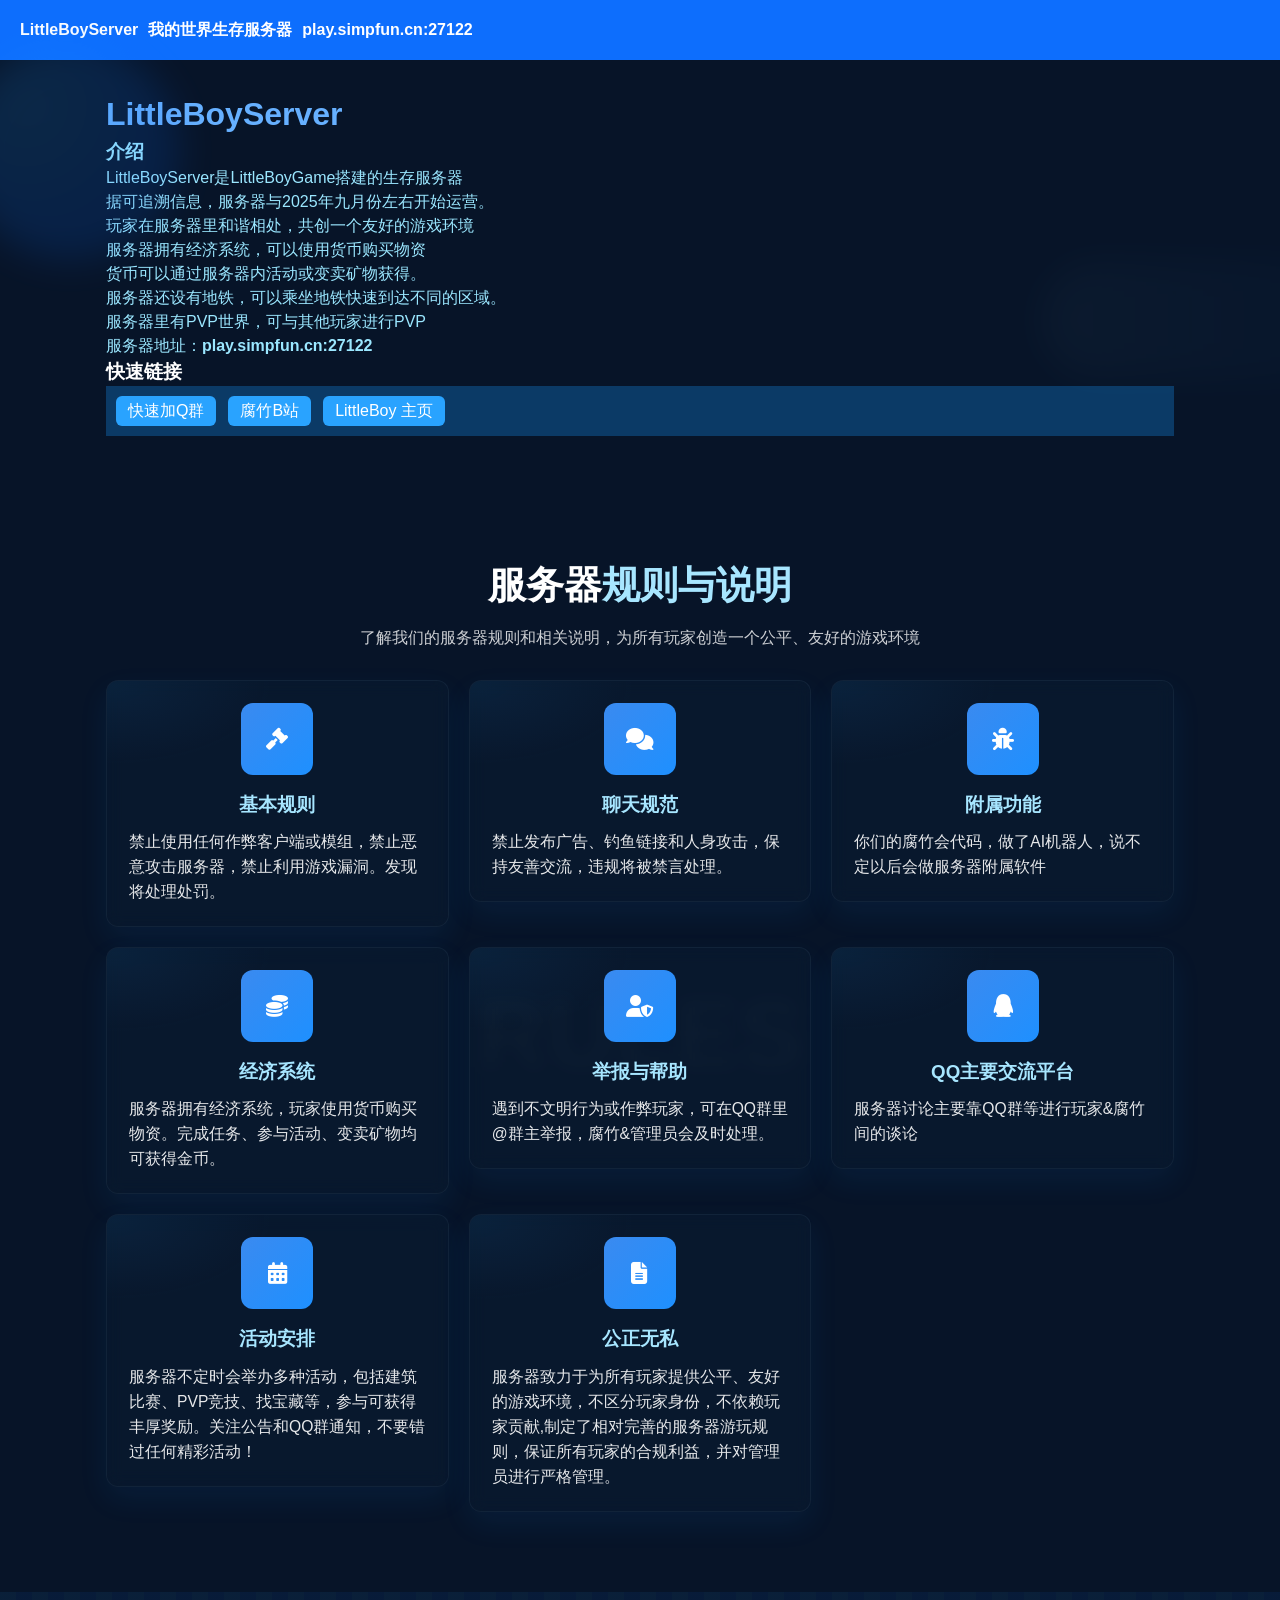
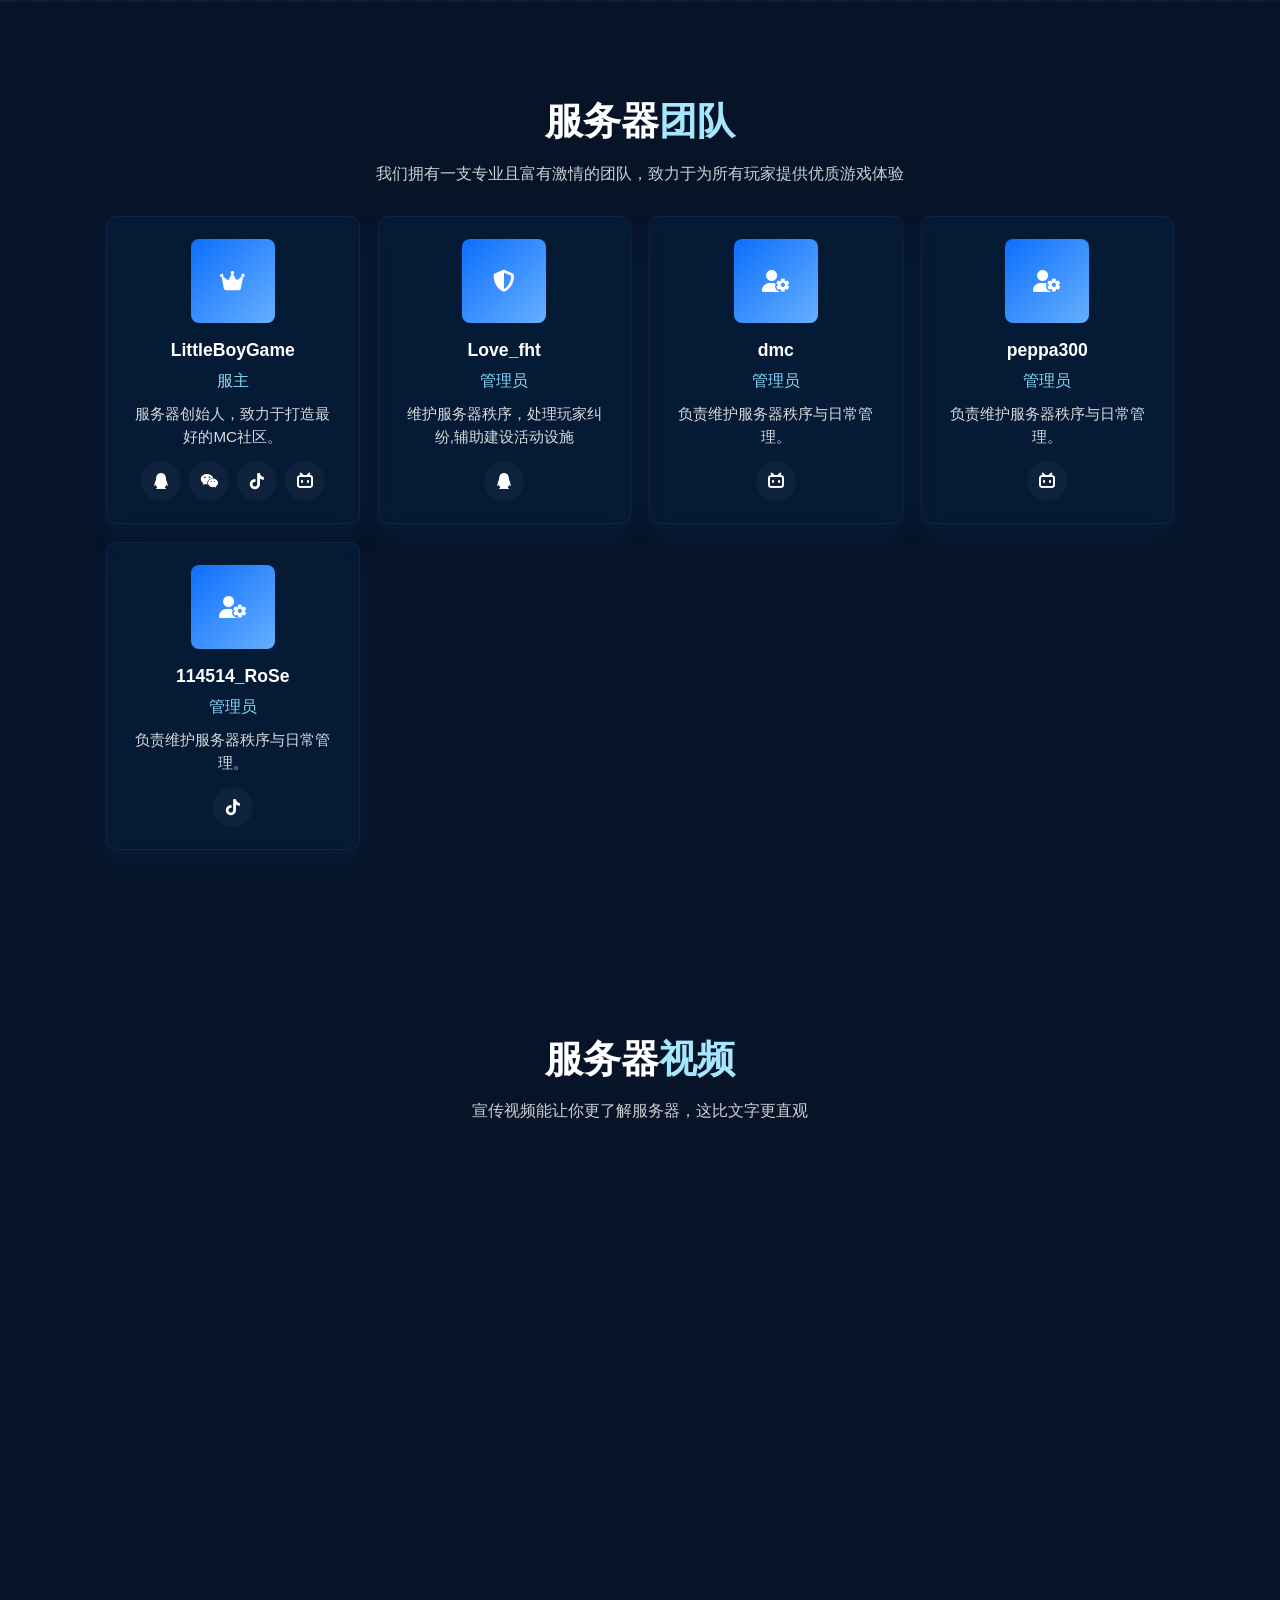
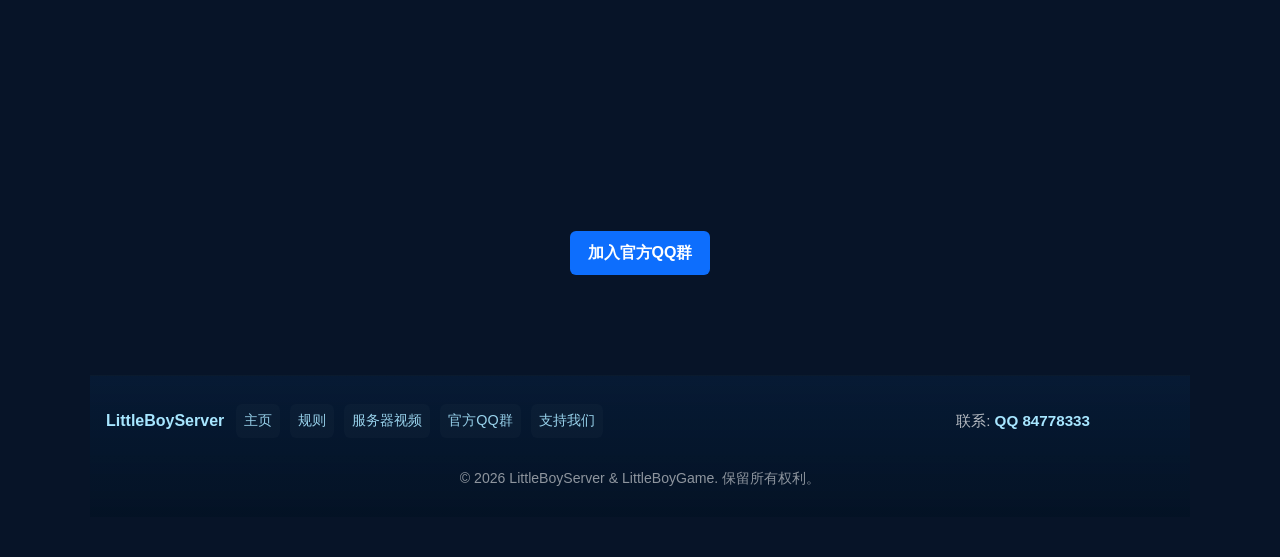
<file: LittleBoyServer.html>
<!DOCTYPE html>
<html>
    <head>
        <meta charset="UTF-8" />
        <title>little boy game</title>
        <!-- 添加 Font Awesome（保证图标和 index.html 一致） -->
        <link rel="stylesheet" href="https://cdnjs.cloudflare.com/ajax/libs/font-awesome/6.4.0/css/all.min.css">
        <!-- 公共样式 + 蓝色主题变量 -->
        <link rel="stylesheet" href="style.css">
    </head>
    <body>
        <!-- 在 body 内增加装饰 DOM（便于动画控制） -->
        <div class="deco-blob deco-blob--a" id="decoBlobA"></div>
        <div class="deco-blob deco-blob--b" id="decoBlobB"></div>

        <script>
            function initCopyContact() {
                document.querySelectorAll('.copy-contact').forEach(item => {
                    item.addEventListener('click', function(e) {
                        e.preventDefault();

                        const contactInfo = this.getAttribute('data-copy');

                        const tempInput = document.createElement('input');
                        tempInput.value = contactInfo;
                        tempInput.style.position = 'absolute';
                        tempInput.style.left = '-9999px';
                        document.body.appendChild(tempInput);

                        tempInput.select();
                        document.execCommand('copy');

                        document.body.removeChild(tempInput);

                        showNotification(`已复制: ${contactInfo}`, 'success');

                        this.classList.add('copied');
                        setTimeout(() => {
                            this.classList.remove('copied');
                        }, 700);
                    });
                });
            }
        </script>

        <div class="top-nav">
            <div class="logo">
                <span>LittleBoyServer</span>
                <span>我的世界生存服务器</span>
                <b>play.simpfun.cn:27122</b>
            </div>
        </div>

        <div class="container">
            <h1 class="green">LittleBoyServer</h1>
            <h3 class="qblue">介绍</h3>
            <p class="qblue">LittleBoyServer是LittleBoyGame搭建的生存服务器<br>
                据可追溯信息，服务器与2025年九月份左右开始运营。<br>
                玩家在服务器里和谐相处，共创一个友好的游戏环境<br>
                服务器拥有经济系统，可以使用货币购买物资<br>
                货币可以通过服务器内活动或变卖矿物获得。<br>
                服务器还设有地铁，可以乘坐地铁快速到达不同的区域。<br>
                服务器里有PVP世界，可与其他玩家进行PVP<br>
                服务器地址：<b>play.simpfun.cn:27122</b></p>
            <h3>快速链接</h3>
            <div class="th">
                <a href='https://qm.qq.com/q/UCpbq3ZRmk' class="th2">快速加Q群</a>
                <a href='https://space.bilibili.com/3546653019605872?spm_id_from=333.788.upinfo.head.click' class="th2">腐竹B站</a>
                <a href='index.html' class="th2">LittleBoy 主页 </a>
            </div>
        </div>

        <section id="features" class="section features">
            <div class="container">
                <h2 class="section-title">服务器<span>规则与说明</span></h2>
                <div class="section-title-bg">RULES</div>
                <p class="section-subtitle">了解我们的服务器规则和相关说明，为所有玩家创造一个公平、友好的游戏环境</p>

                <div class="features-grid">
                    <div class="feature-card glass-card floating-slow">
                        <div class="feature-icon-wrapper">
                            <i class="fas fa-gavel feature-icon"></i>
                        </div>
                        <h3 class="feature-title">基本规则</h3>
                        <p>禁止使用任何作弊客户端或模组，禁止恶意攻击服务器，禁止利用游戏漏洞。发现将处理处罚。</p>
                    </div>

                    <div class="feature-card glass-card floating-slow">
                        <div class="feature-icon-wrapper">
                            <i class="fas fa-comments feature-icon"></i>
                        </div>
                        <h3 class="feature-title">聊天规范</h3>
                        <p>禁止发布广告、钓鱼链接和人身攻击，保持友善交流，违规将被禁言处理。</p>
                    </div>

                    <div class="feature-card glass-card floating">
                        <div class="feature-icon-wrapper">
                            <i class="fas fa-solid fa-bug feature-icon"></i>
                        </div>
                        <h3 class="feature-title">附属功能</h3>
                        <p>你们的腐竹会代码，做了AI机器人，说不定以后会做服务器附属软件</p>
                    </div>

                    <div class="feature-card glass-card floating">
                        <div class="feature-icon-wrapper">
                            <i class="fas fa-coins feature-icon"></i>
                        </div>
                        <h3 class="feature-title">经济系统</h3>
                        <p>服务器拥有经济系统，玩家使用货币购买物资。完成任务、参与活动、变卖矿物均可获得金币。</p>
                    </div>

                    <div class="feature-card glass-card floating-fast">
                        <div class="feature-icon-wrapper">
                            <i class="fas fa-user-shield feature-icon"></i>
                        </div>
                        <h3 class="feature-title">举报与帮助</h3>
                        <p>遇到不文明行为或作弊玩家，可在QQ群里@群主举报，腐竹&管理员会及时处理。</p>
                    </div>

                    <div class="feature-card glass-card floating-slow">
                        <div class="feature-icon-wrapper">
                            <i class="fas fa-brands fa-qq feature-icon"></i>
                        </div>
                        <h3 class="feature-title">QQ主要交流平台</h3>
                        <p>服务器讨论主要靠QQ群等进行玩家&腐竹间的谈论</p>
                    </div>

                    <div class="feature-card glass-card floating-slow">
                        <div class="feature-icon-wrapper">
                            <i class="fas fa-calendar-alt feature-icon"></i>
                        </div>
                        <h3 class="feature-title">活动安排</h3>
                        <p>服务器不定时会举办多种活动，包括建筑比赛、PVP竞技、找宝藏等，参与可获得丰厚奖励。关注公告和QQ群通知，不要错过任何精彩活动！</p>
                    </div>

                    <div class="feature-card glass-card floating-slow">
                        <div class="feature-icon-wrapper">
                            <i class="fas fa-file-alt feature-icon"></i>
                        </div>
                        <h3 class="feature-title">公正无私</h3>
                        <p>服务器致力于为所有玩家提供公平、友好的游戏环境，不区分玩家身份，不依赖玩家贡献,制定了相对完善的服务器游玩规则，保证所有玩家的合规利益，并对管理员进行严格管理。</p>
                    </div>
                </div>
            </div>

            <div class="block-border-1"></div>
        </section>

        <section id="server-team" class="server-team">
            <div class="container">
                <h2 class="section-title">服务器<span>团队</span></h2>
                <p class="section-subtitle">我们拥有一支专业且富有激情的团队，致力于为所有玩家提供优质游戏体验</p>

                <div class="team-grid">
                    <div class="team-member glass-card floating">
                        <div class="member-avatar">
                            <div class="minecraft-avatar">
                                <i class="fas fa-crown feature-icon"></i>
                            </div>
                        </div>
                        <h3 class="member-name">LittleBoyGame</h3>
                        <div class="member-role">服主</div>
                        <p class="member-desc">服务器创始人，致力于打造最好的MC社区。</p>
                        <div class="member-social">
                            <a href="javascript:void(0)" class="social-icon copy-contact" data-copy="QQ: 84778333"><i class="fab fa-qq"></i></a>
                            <a href="javascript:void(0)" class="social-icon copy-contact" data-copy="微信: little boy game"><i class="fab fa-weixin"></i></a>
                            <a href="https://www.douyin.com/user/MS4wLjABAAAA2XPMZfN6rg-jIC4Y_Vp4bTWL-of3L177qS1rMS93H3rAQtoudAZlFkGRpX8Fd1kT?from_tab_name=main&vid=7556912634256198954" class="social-icon" ><i class="fab fa-brands fa-tiktok"></i></a>
                            <a href="https://space.bilibili.com/3546653019605872" class="social-icon" ><i class="fab fa-brands fa-bilibili"></i></a>
                        </div>
                    </div>

                    <div class="team-member glass-card floating-slow">
                        <div class="member-avatar">
                            <div class="minecraft-avatar">
                                <i class="fas fa-shield-alt feature-icon"></i>
                            </div>
                        </div>
                        <h3 class="member-name">Love_fht</h3>
                        <div class="member-role">管理员</div>
                        <p class="member-desc">维护服务器秩序，处理玩家纠纷,辅助建设活动设施</p>
                        <div class="member-social">
                            <a href="javascript:void(0)" class="social-icon copy-contact" data-copy="QQ群:"><i class="fab fa-qq"></i></a>
                        </div>
                    </div>

                    <div class="team-member glass-card floating-fast">
                        <div class="member-avatar">
                            <div class="minecraft-avatar">
                                <i class="fas fa-user-cog feature-icon"></i>
                            </div>
                        </div>
                        <h3 class="member-name">dmc</h3>
                        <div class="member-role">管理员</div>
                        <p class="member-desc">负责维护服务器秩序与日常管理。</p>
                        <div class="member-social">
                            <a href="javascript:void(0)" class="social-icon copy-contact" data-copy="unknown"><i class="fab fa-bilibili"></i></a>
                        </div>
                    </div>

                    <div class="team-member glass-card floating-fast">
                        <div class="member-avatar">
                            <div class="minecraft-avatar">
                                <i class="fas fa-user-cog feature-icon"></i>
                            </div>
                        </div>
                        <h3 class="member-name">peppa300</h3>
                        <div class="member-role">管理员</div>
                        <p class="member-desc">负责维护服务器秩序与日常管理。</p>
                        <div class="member-social">
                            <a href="javascript:void(0)" class="social-icon copy-contact" data-copy="unknown"><i class="fab fa-bilibili"></i></a>
                        </div>
                    </div>

                    <div class="team-member glass-card floating">
                        <div class="member-avatar">
                            <div class="minecraft-avatar">
                                <i class="fas fa-user-cog feature-icon"></i>
                            </div>
                        </div>
                        <h3 class="member-name">114514_RoSe</h3>
                        <div class="member-role">管理员</div>
                        <p class="member-desc">负责维护服务器秩序与日常管理。</p>
                        <div class="member-social">
                            <a href="javascript:void(0)" class="social-icon copy-contact" data-copy="unknown"><i class="fab fa-tiktok"></i></a>
                        </div>
                    </div>
                </div>

                
            </div>
        </section>

        <section id="server-video" class="section">
            <div class="container">
                <h2 class="section-title">服务器<span>视频</span></h2>
                <p class="section-subtitle">宣传视频能让你更了解服务器，这比文字更直观</p>
            
                <iframe class="server-video" src="//player.bilibili.com/player.html?isOutside=true&aid=117500171785945&bvid=BV1NHHG6AEWj&cid=43037623224&p=1&autoplay=0" scrolling="no" border="0" frameborder="no" framespacing="0" allowfullscreen="true"></iframe>
            </div>
        </section>

        <section id="join-qq" class="section">
            <div style="text-align:center; margin-top:28px;">
                    <a href="https://qm.qq.com/q/tt58QaZg3e" target="_blank" class="pixel-btn pixel-btn-green">加入官方QQ群</a>
                </div>
        </section>

        <!-- 新增：服务器状态组（可管理多个地址）
        <section id="server-group" class="section">
            <div class="container">
                <h2 class="section-title">多服<span>状态查看</span></h2>
                <div class="section-title-bg">SERVERS</div>
                <p class="section-subtitle">点击“检查”查看各服实时状态</p>

                <div id="serverGroupControls" style="text-align:center; margin-bottom:12px;">
                    <button id="checkAllBtn" class="pixel-btn">检查全部服务器</button>
                    <button id="refreshListBtn" class="pixel-btn pixel-btn-green" style="margin-left:8px;">刷新列表</button>
                </div>

                <div id="serverGroupList" style="display:grid; gap:14px;"></div>

                <div style="text-align:center; margin-top:18px;">
                    <small style="color:rgba(228, 4, 4, 0.7)">
                        由于技术原因，该功能暂时无效
                    </small>
                </div>
            </div>
        </section>

        <script>
            // 在这里维护服务器列表：name 显示名，host/port 为连接信息（可添加/删除/修改）
            // 示例：
            const SERVER_LIST = [
                { id: 's1', name: '生存1服', host: '127.0.0.1', port: '25565' },
                { id: 's2', name: '生存2服', host: '127.0.0.1', port: '25564' },
                { id: 's3', name: '创造服', host: '127.0.0.1', port: '25563' },
                // 添加更多：{ id: 'sN', name: '名字', host: '域名或IP', port: '端口' }
            ];

            // 可选：选择 API 提供者（mcstatus 推荐，支持 IPv6）
            const SERVER_API_PROVIDER = 'mcapi'; // 'mcstatus' 或 'mcapi'

            function buildApiUrl(host, port) {
                const hostPort = `${host}:${port}`;
                const isIPv6 = host.includes(':') && !host.startsWith('[');
                if (SERVER_API_PROVIDER === 'mcstatus') {
                    return isIPv6
                        ? `https://api.mcstatus.io/v2/status/java/[${host}]:${port}`
                        : `https://api.mcstatus.io/v2/status/java/${host}:${port}`;
                } else if (SERVER_API_PROVIDER === 'mcapi') {
                    return `https://api.mc-api.net/v3/server/ping/${hostPort}`;
                } else if (SERVER_API_PROVIDER === 'mcsrv') {
                    // mcsrvstat.us 接口只需要主机名（端口默认检测），不要用 host:port 路径
                    return `https://api.mcsrvstat.us/2/${host}`;
                } else {
                    return `https://api.mcstatus.io/v2/status/java/${hostPort}`;
                }
            }

            // 渲染服务器列表（修复：之前未定义导致联机组不显示）
            function renderServerList() {
                const listEl = document.getElementById('serverGroupList');
                if (!listEl) return;
                listEl.innerHTML = '';

                SERVER_LIST.forEach(s => {
                    const item = document.createElement('div');
                    item.className = 'server-item glass-card';
                    item.style.padding = '12px';

                    const meta = document.createElement('div');
                    meta.className = 'server-meta';
                    meta.innerHTML = `<div>
                                            <div class="server-host">${s.name}</div>
                                            <div style="color:rgba(255,255,255,0.7);font-size:0.9rem">${s.host}:${s.port}</div>
                                      </div>`;

                    const status = document.createElement('div');
                    status.className = 'server-status';
                    status.id = `status-${s.id}`;
                    status.textContent = '未检测';

                    const actions = document.createElement('div');
                    actions.className = 'server-actions';
                    actions.innerHTML = `<button class="pixel-btn" data-id="${s.id}">检查</button>
                                         <button class="pixel-btn pixel-btn-green" data-id="${s.id}" style="margin-left:6px;">复制地址</button>`;

                    item.appendChild(meta);
                    item.appendChild(status);
                    item.appendChild(actions);

                    listEl.appendChild(item);

                    // 事件绑定（检查 / 复制）
                    actions.querySelectorAll('button').forEach(btn => {
                        btn.addEventListener('click', () => {
                            const id = btn.getAttribute('data-id');
                            if (btn.textContent.includes('复制')) {
                                const server = SERVER_LIST.find(x => x.id === id);
                                if (server) {
                                    navigator.clipboard?.writeText(`${server.host}:${server.port}`).then(() => {
                                        showNotification(`已复制 ${server.host}:${server.port}`, 'success');
                                    }).catch(()=> { showNotification('复制失败，请手动复制', 'warning'); });
                                }
                                return;
                            }
                            checkServerById(id);
                        });
                    });
                });
            }

            async function checkServerById(id) {
                const server = SERVER_LIST.find(s => s.id === id);
                if (!server) return;
                const statusEl = document.getElementById(`status-${id}`);
                statusEl.textContent = '检测中...';
                statusEl.className = 'server-status';
 
                const apiUrl = buildApiUrl(server.host, server.port);
                console.log(`[check] ${server.name} ->`, apiUrl);
 
                try {
                    const res = await fetch(apiUrl, { cache: 'no-store' });
                    if (!res.ok) {
                        console.error('[fetch] 非 2xx 返回', res.status, res.statusText);
                        statusEl.textContent = `请求失败 (${res.status})`;
                        statusEl.classList.add('offline');
                        return;
                    }
 
                    const data = await res.json();
                    console.log('[fetch] 返回数据', data);
 
                    // 兼容不同 API 的字段
                    const online = data?.online ?? data?.status ?? false;
                    let players = '-';
                    let max = '-';
                    let ver = '';
 
                    // mcstatus.io / mc-api.net / mcsrvstat 差异处理
                    if (data.players) {
                        players = data.players.online ?? data.players.now ?? data.players?.online ?? '-';
                        max = data.players.max ?? data.players.max_players ?? data.players?.max ?? '-';
                    } else if (data.players_online !== undefined) {
                        players = data.players_online;
                        max = data.players_max ?? '-';
                    }
 
                    ver = data.version?.name_clean || data.version?.name || data.version || data.software || '';
 
                    if (online) {
                        statusEl.textContent = `在线：${players}/${max} · ${ver}`;
                        statusEl.classList.add('online');
                    } else {
                        statusEl.textContent = '离线 / 无响应';
                        statusEl.classList.add('offline');
                    }
                } catch (err) {
                    console.error('[checkServerById] 错误：', err);
                    // 常见：TypeError: Failed to fetch -> 通常是 CORS / 网络 / DNS 问题
                    const isCors = String(err).toLowerCase().includes('cors') || String(err).includes('Failed to fetch');
                    statusEl.textContent = isCors ? '请求被阻止（CORS/网络）' : '请求失败';
                    statusEl.classList.add('offline');
                }
            }
 
            function checkAllServers() {
                SERVER_LIST.forEach(s => checkServerById(s.id));
            }
 
            document.addEventListener('DOMContentLoaded', () => {
                renderServerList();
 
                document.getElementById('checkAllBtn').addEventListener('click', () => {
                    checkAllServers();
                });
                document.getElementById('refreshListBtn').addEventListener('click', () => {
                    renderServerList();
                    showNotification('列表已刷新', 'info');
                });
            });
 
            // 使用页面已有的 showNotification 函数；若不存在，做简单替代
            if (typeof showNotification !== 'function') {
                function showNotification(msg, type='info') {
                    alert(msg);
                }
            }
        </script> -->

        <!-- 添加：页面尾页（Footer） -->
        <footer class="site-footer">
            <div class="footer-container">
                <div class="footer-left">
                    <div class="footer-logo">LittleBoyServer</div>
                    <div class="footer-links">
                        <a href="index.html">主页</a>
                        <a href="#features">规则</a>
                        <a href="#server-video">服务器视频</a>
                        <a href="https://qm.qq.com/q/liszCGmeNW" target="_blank">官方QQ群</a>
                        <a href="https://afdian.com/a/little-boy-game" target="_blank">支持我们</a>
                    </div>
                </div>

                <div class="footer-right">
                    <div>联系: <span style="color:#A7E6FF; font-weight:700;">QQ 84778333</span></div>
                    <!-- <div>当前在线服: <span id="footer-online-count">—</span></div> -->
                    <button class="back-to-top" id="backToTopBtn">回到顶部</button>
                </div>

                <div class="footer-copy">© <span id="footer-year"></span> LittleBoyServer & LittleBoyGame. 保留所有权利。</div>
            </div>
        </footer>

        <script>
            // 回到顶部与年份、简单在线数统计（使用已有 SERVER_LIST）
            (function(){
                // 设置年份
                const yearEl = document.getElementById('footer-year');
                if (yearEl) yearEl.textContent = new Date().getFullYear();

                // 回到顶部
                const btn = document.getElementById('backToTopBtn');
                if (btn) btn.addEventListener('click', () => window.scrollTo({ top: 0, behavior: 'smooth' }));

                // 简单尝试统计在线数量（并不会触发实际 API 请求，只统计已知状态元素显示“在线”时）
                function updateFooterOnlineCount() {
                    const list = document.querySelectorAll('.server-status.online');
                    let totalOnline = 0;
                    list.forEach(el => {
                        const text = el.textContent || '';
                        const m = text.match(/在线：\s*(\d+)\s*\/\s*(\d+)/);
                        if (m) totalOnline += parseInt(m[1], 10);
                    });
                    const out = totalOnline > 0 ? `${totalOnline} 玩家` : '暂无统计';
                    const el = document.getElementById('footer-online-count');
                    if (el) el.textContent = out;
                }

                // 轮询更新 footer 在线数（每 5 秒）
                setInterval(updateFooterOnlineCount, 5000);
                // 立即运行一次
                updateFooterOnlineCount();
            })();
        </script>

        <!-- 在文件末尾添加动画初始化脚本 -->
        <script>
            // 平滑锚点滚动（适用于内部链接）
            document.querySelectorAll('a[href^="#"]').forEach(a => {
                a.addEventListener('click', function (e) {
                    const targetId = this.getAttribute('href').slice(1);
                    const el = document.getElementById(targetId);
                    if (el) {
                        e.preventDefault();
                        el.scrollIntoView({ behavior: 'smooth', block: 'start' });
                        history.replaceState(null, '', `#${targetId}`);
                    }
                });
            });

            // 回到顶部按钮显示控制
            const backBtn = document.getElementById('backToTopBtn');
            window.addEventListener('scroll', () => {
                if (!backBtn) return;
                if (window.scrollY > 320) backBtn.classList.add('visible');
                else backBtn.classList.remove('visible');
            });

            // 视窗进入时触发 animate-in.visible（IntersectionObserver）
            const io = new IntersectionObserver((entries) => {
                entries.forEach(entry => {
                    if (entry.isIntersecting) {
                        entry.target.classList.add('visible');
                    }
                });
            }, { threshold: 0.18 });

            document.querySelectorAll('.feature-card, .team-member, .section-title, .server-item').forEach(el => {
                el.classList.add('animate-in');
                io.observe(el);
            });

            // feature-card 鼠标跟随光斑
            document.querySelectorAll('.feature-card').forEach(card => {
                card.addEventListener('mousemove', (ev) => {
                    const rect = card.getBoundingClientRect();
                    const x = ((ev.clientX - rect.left) / rect.width) * 100;
                    const y = ((ev.clientY - rect.top) / rect.height) * 100;
                    card.style.setProperty('--x', x + '%');
                    card.style.setProperty('--y', y + '%');
                });
            });

            // 装饰 Blob 跟随鼠标做微动（轻量）
            (function decoFollow() {
                const a = document.getElementById('decoBlobA');
                const b = document.getElementById('decoBlobB');
                if (!a || !b) return;
                window.addEventListener('mousemove', e => {
                    const rx = (e.clientX / window.innerWidth - 0.5) * 30;
                    const ry = (e.clientY / window.innerHeight - 0.5) * 20;
                    a.style.transform = `translate(${rx}px, ${ry}px)`;
                    b.style.transform = `translate(${rx * -0.6}px, ${ry * -0.6}px)`;
                });
            })();

            // 初始化复制联系方式的控件（如之前实现）
            if (typeof initCopyContact === 'function') initCopyContact();
        </script>

        <!-- 页面切换过渡（蓝黑幕斜角滑行 + 中央 logo，点击跳转到主页时触发） -->

        <!-- overlay DOM（初始隐藏） -->
        <div id="pageSwipe" class="page-swipe" aria-hidden="true" style="display:none">
            <div class="swipe-panel" aria-hidden="true"></div>
            <div class="swipe-logo" aria-hidden="true">
                <!-- 在这里放转场用的 logo 图片 -->
                <!-- 建议路径： assets/images/transition-logo.png -->
                <!-- 如果没有图片，可把下面 <img> 的 src 改为你项目中的图片路径 -->
                <img src="Logo.png" alt="logo">
            </div>
        </div>

        <script>
            (function(){
                const TRANSITION_MS = 700; // 与 index 保持一致
                const swipeEl = document.getElementById('pageSwipe');

                function ensureVisible() {
                    if (!swipeEl) return;
                    swipeEl.style.display = 'flex';
                }
                function hideImmediately() {
                    if (!swipeEl) return;
                    swipeEl.style.display = 'none';
                    swipeEl.classList.remove('active');
                }

                // 播放转场并在结束后跳转
                async function playTransitionAndNavigate(href) {
                    if (!swipeEl) {
                        window.location.href = href;
                        return;
                    }

                    ensureVisible();
                    // 小延时确保样式已应用
                    requestAnimationFrame(() => {
                        // 强制下一帧再触发 class，降低抖动
                        swipeEl.classList.add('active');
                        swipeEl.setAttribute('aria-hidden','false');
                    });

                    // 等待滑满屏（移除切开阶段，直接导航）
                    await new Promise(r => setTimeout(r, TRANSITION_MS + 40)); // + small buffer

                    // 最终导航
                    // 标记：告知目标主页在下一次加载时播放入口切开动画
                    try { sessionStorage.setItem('playEntryOnNextLoad', '1'); } catch(e) {}
                    window.location.href = href;
                }

                // 绑定点击至首页或任意需要转场的链接
                // 规则：带 data-transition="swipe" 的链接会触发转场
                document.addEventListener('click', (e) => {
                    const a = e.target.closest('a, button');
                    if (!a) return;
                    // 支持 a[href="index.html"] 或 data-transition="swipe"
                    const href = a.getAttribute('href');
                    const wants = a.getAttribute('data-transition');
                    if (wants === 'swipe' || href === 'index.html' || href === './index.html' || href === '/index.html') {
                        // 仅在同源导航且确认为页面跳转时拦截
                        if (a.tagName.toLowerCase() === 'a' && href && !href.startsWith('http')) {
                            e.preventDefault();
                            playTransitionAndNavigate(href);
                        }
                    }
                });

                // 如果需要在页面加载完后自动播放（例如从子页返回主页），可在此检测 location.state 或 URL 参数
                // 页面卸载时（防止短暂闪烁）保留 overlay
                window.addEventListener('pageshow', (ev) => {
                    // 若需隐藏 overlay（例如后退回本页），确保隐藏
                    hideImmediately();
                });
            })();
        </script>
    </body>
</html>
</file>
<file: style.css>
/* ============================================================
   little boy game — 公共样式 + 蓝色主题（默认）
   其他页面通过 theme-*.css 覆盖 CSS 变量切换主题
   ============================================================ */

/* ---------- 主题变量（默认蓝色调） ---------- */
:root{
    /* 页面背景 */
    --bg: #071428;
    --bg-secondary: #0b3a66;

    /* 导航栏 / 主色 */
    --nav-bg: #0d6efd;
    --accent: #0d6efd;
    --accent-light: #29a3ff;
    --accent-glow: rgba(41, 163, 255, 0.45);

    /* 文字颜色 */
    --text-primary: #fff;
    --text-secondary: rgba(255,255,255,0.85);
    --text-muted: rgba(255,255,255,0.7);
    --text-subtitle: rgba(255,255,255,0.8);

    /* 颜色类（保持类名不变，主题色值） */
    --color-green: #66b0ff;
    --color-qblue: #9be7ff;
    --color-section-span: #A7E6FF;
    --color-member-role: #8ad8ff;
    --color-server-host: #A7E6FF;

    /* 卡片 */
    --card-bg: rgba(6,30,60,0.6);
    --card-border: rgba(173,216,255,0.06);
    --glass-bg: rgba(10, 28, 50, 0.55);
    --glass-shadow: 0 12px 30px rgba(30, 144, 255, 0.08);
    --glass-shadow-hover: 0 20px 50px rgba(30, 144, 255, 0.12);
    --glass-bg-hover: rgba(8, 22, 44, 0.62);

    /* 图标包装器渐变 */
    --icon-wrapper-gradient-from: #3a8af0;
    --icon-wrapper-gradient-to: #1e90ff;

    /* 头像渐变 */
    --avatar-gradient-from: #0d6efd;
    --avatar-gradient-to: #66b0ff;
    --avatar-icon-color: #fff;

    /* 快速链接条 */
    --th2-bg: #29a3ff;
    --th2-color: #ffffff;

    /* Pixel 按钮 */
    --pixel-btn-bg: #0d6efd;
    --pixel-btn-color: #fff;
    --pixel-btn-shadow-hover: rgba(13,110,253,0.08);

    /* 装饰 Blob */
    --deco-blob-a-from: #29a3ff;
    --deco-blob-a-to: #0d6efd;
    --deco-blob-b-from: rgba(167,230,255,0.2);
    --deco-blob-b-to: rgba(30,144,255,0.12);

    /* Page Swipe 过渡 */
    --swipe-panel-gradient-from: #0d6efd;
    --swipe-panel-gradient-to: #071428;
    --swipe-panel-shadow: rgba(5,20,40,0.55);
    --swipe-logo-bg: rgba(255,255,255,0.04);
    --swipe-logo-shadow: 0 10px 30px rgba(2,6,23,0.6);
    --swipe-duration: 700ms;
    --ease: cubic-bezier(.2,.9,.25,1);

    /* 页脚 */
    --footer-gradient-from: rgba(6,30,60,0.6);
    --footer-gradient-to: rgba(3,18,36,0.8);
    --footer-border: rgba(167,230,255,0.04);
    --footer-logo-color: #A7E6FF;
    --footer-link-color: rgba(167,230,255,0.9);
    --footer-link-bg: rgba(255,255,255,0.02);
    --footer-copy-color: rgba(255,255,255,0.55);
    --back-to-top-bg: #0d6efd;

    /* 页脚悬停下划线渐变 */
    --hover-underline-from: rgba(167,230,255,0.9);
    --hover-underline-to: rgba(41,163,255,0.9);

    /* 服务器状态 */
    --server-online-bg: linear-gradient(90deg,#1ec27f20,#1ec27f30);
    --server-online-color: #bfffe3;
    --server-online-border: 1px solid rgba(46, 204, 113,0.12);
    --server-offline-bg: linear-gradient(90deg,#e74c3c20,#e74c3c30);
    --server-offline-color: #ffd2d2;
    --server-offline-border: 1px solid rgba(231, 76, 60,0.12);

    /* 底部装饰条 */
    --block-border-a: #29a3ff;
    --block-border-b: #0d6efd;
    --block-border-opacity: 0.08;

    /* Feature card hover */
    --feature-hover-glow: rgba(41,163,255,0.08);
    --feature-icon-shadow-hover: 0 12px 30px rgba(41, 163, 255, 0.45);

    /* 链接悬停阴影 */
    --hover-shadow: 0 10px 24px rgba(13,110,253,0.08);
}

/* ---------- 基本重置 ---------- */
* { margin:0; padding:0; box-sizing:border-box; font-family: Arial, Helvetica, sans-serif; }
html { overflow-y: scroll; overflow-x: hidden; }
body { overflow-x: hidden; -webkit-overflow-scrolling: touch;
    background:var(--bg); color:var(--text-primary); line-height:1.5; }

/* ---------- 导航 / 顶部 ---------- */
.top-nav { background:var(--nav-bg); height:60px; display:flex; align-items:center; padding:0 20px; }
.logo { display:flex; gap:10px; align-items:center; }
.logo img { height:36px; width:auto; display:block; }
.logo span { color:#fff; font-weight:700; }

/* ---------- 颜色类（兼容旧类名，值由主题变量驱动） ---------- */
.green { color:var(--color-green); }
.qblue { color:var(--color-qblue); }
.blue { color:var(--color-qblue); }

/* ---------- 快速链接条 ---------- */
.th { background:var(--bg-secondary); display:flex; gap:12px; padding:10px; align-items:center; flex-wrap:wrap; }
.th2 {
    background:var(--th2-bg);
    color:var(--th2-color);
    border:none;
    padding:6px 12px;
    height:30px;
    border-radius:6px;
    cursor:pointer;
    text-decoration:none;
    display:inline-flex;
    align-items:center;
    gap:6px;
    position: relative;
    transition: transform 0.18s ease, box-shadow 0.18s ease;
}

/* ---------- 布局容器 / 区块 ---------- */
.container { max-width:1100px; margin:0 auto; padding:30px 16px; }
.section { padding:60px 0; position:relative; }

/* ---------- 标题 ---------- */
.section-title { font-size:2.4rem; font-weight:800; text-align:center; margin-bottom:10px; color:#fff; }
.section-title span { color:var(--color-section-span); display:inline-block; }
.section-title-bg {
    position:absolute; top:50%; left:50%;
    transform:translate(-50%,-50%);
    font-size:6rem; font-weight:900; opacity:0.04; pointer-events:none; white-space:nowrap;
}
.section-subtitle { text-align:center; color:var(--text-subtitle); max-width:800px; margin:12px auto 30px; }

/* ---------- 特性卡片网格 ---------- */
.features-grid {
    display:grid;
    grid-template-columns: repeat(auto-fit, minmax(260px,1fr));
    gap:20px;
    align-items:start;
}
.feature-card {
    background:var(--card-bg);
    border-radius:12px;
    padding:22px;
    border:1px solid var(--card-border);
    overflow:hidden;
    position: relative;
}
.feature-icon-wrapper {
    width:72px; height:72px; margin:0 auto 16px;
    background:linear-gradient(135deg,var(--icon-wrapper-gradient-from),var(--icon-wrapper-gradient-to));
    display:flex; align-items:center; justify-content:center; border-radius:12px;
    transition: box-shadow 0.25s ease;
}
.feature-icon { color:#fff; font-size:22px; }
.feature-title { text-align:center; color:var(--color-section-span); font-weight:700; margin:10px 0; }
.feature-card p { color:rgba(255,255,255,0.9); font-size:0.98rem; line-height:1.6; }

/* feature-card hover 光晕 */
.feature-card::before {
    content: "";
    position: absolute;
    inset: -30% -30%;
    background: radial-gradient(400px 200px at var(--x, 20%) var(--y, 20%), var(--feature-hover-glow), transparent 40%);
    transition: opacity 350ms ease, transform 350ms ease;
    opacity: 0.9;
    pointer-events: none;
}
.feature-card:hover::before {
    transform: scale(1.02);
    opacity: 1;
}
.feature-card:hover .feature-icon-wrapper {
    box-shadow: var(--feature-icon-shadow-hover);
}
.feature-card:hover .feature-icon {
    transform: rotate(0deg) scale(1.1);
}

/* ---------- Glass card（玻璃卡片） ---------- */
.glass-card {
    background: var(--glass-bg);
    backdrop-filter: blur(8px);
    -webkit-backdrop-filter: blur(8px);
    border: 1px solid var(--card-border);
    border-radius: 12px;
    padding: 22px;
    box-shadow: var(--glass-shadow);
    transition: transform 0.25s ease, box-shadow 0.25s ease, background 0.25s ease;
}
.glass-card:hover {
    transform: translateY(-6px);
    box-shadow: var(--glass-shadow-hover);
    background: var(--glass-bg-hover);
}

/* ---------- 页底装饰条 ---------- */
.block-border-1 { position:absolute; left:0; right:0; height:10px; bottom:0;
    background:repeating-linear-gradient(90deg,var(--block-border-a) 0 16px,var(--block-border-b) 16px 32px);
    opacity:var(--block-border-opacity); pointer-events:none;
}

/* ---------- 服务器团队区 ---------- */
.server-team { padding:60px 0; }
.team-grid { display:grid; grid-template-columns: repeat(auto-fit,minmax(240px,1fr)); gap:18px; }
.team-member {
    background:var(--card-bg);
    padding:22px; border-radius:10px; text-align:center; border:1px solid var(--card-border);
}

/* ---------- floating 动画 ---------- */
.floating { animation: floatY 6s ease-in-out infinite; }
.floating-slow { animation: floatY 10s ease-in-out infinite; }
.floating-fast { animation: floatY 4s ease-in-out infinite; }
@keyframes floatY {
    0% { transform: translateY(0); }
    50% { transform: translateY(-16px); }
    100% { transform: translateY(0); }
}

/* ---------- 团队成员 ---------- */
.member-avatar { margin-bottom:14px; display:flex; justify-content:center; }
.minecraft-avatar {
    width:84px; height:84px;
    background:linear-gradient(135deg,var(--avatar-gradient-from),var(--avatar-gradient-to));
    display:flex; align-items:center; justify-content:center; border-radius:8px;
    color:var(--avatar-icon-color);
}
.member-name { font-size:1.1rem; margin-bottom:6px; font-weight:700; }
.member-role { color:var(--color-member-role); margin-bottom:10px; }
.member-desc { color:var(--text-secondary); font-size:0.95rem; margin-bottom:12px; }
.member-social { display:flex; gap:8px; justify-content:center; }
.social-icon {
    width:40px; height:40px; border-radius:50%; background:rgba(255,255,255,0.04);
    display:flex; align-items:center; justify-content:center; color:#fff; text-decoration:none;
}
.copy-contact { cursor:pointer; }

/* ---------- Pixel 按钮 ---------- */
.pixel-btn { display:inline-block; padding:10px 18px; border-radius:6px; text-decoration:none;
    background:var(--pixel-btn-bg); color:var(--pixel-btn-color); font-weight:700;
    border:none; cursor:pointer; position: relative;
    transition: transform 0.18s ease, box-shadow 0.18s ease;
}
.pixel-btn-green { background:var(--pixel-btn-bg); color:var(--pixel-btn-color); }

/* ---------- 服务器列表 ---------- */
.server-item { display:flex; align-items:center; justify-content:space-between; gap:12px; }
.server-meta { display:flex; gap:12px; align-items:center; }
.server-host { color:var(--color-server-host); font-weight:700; }
.server-status { min-width:160px; text-align:center; padding:8px 12px; border-radius:8px; background:rgba(255,255,255,0.03); }
.server-status.online { background:var(--server-online-bg); color:var(--server-online-color); border:var(--server-online-border); }
.server-status.offline { background:var(--server-offline-bg); color:var(--server-offline-color); border:var(--server-offline-border); }
.server-actions button { margin-left:8px; }

/* ---------- 链接装饰悬停（下划线 + 上浮） ---------- */
.footer-links a,
.th2,
.pixel-btn {
    position: relative;
    transition: transform 0.18s ease, box-shadow 0.18s ease;
}
.footer-links a::after,
.th2::after,
.pixel-btn::after {
    content: "";
    position: absolute;
    left: 8%;
    right: 8%;
    bottom: -6px;
    height: 3px;
    border-radius: 3px;
    background: linear-gradient(90deg, var(--hover-underline-from), var(--hover-underline-to));
    transform: scaleX(0);
    transform-origin: left center;
    transition: transform 260ms cubic-bezier(.2,.8,.2,1);
    opacity: 0.95;
}
.footer-links a:hover::after,
.th2:hover::after,
.pixel-btn:hover::after {
    transform: scaleX(1);
}
.footer-links a:hover,
.th2:hover,
.pixel-btn:hover {
    transform: translateY(-4px);
    box-shadow: var(--hover-shadow);
}

/* ---------- 装饰 Blob ---------- */
.deco-blob {
    position: absolute;
    pointer-events: none;
    filter: blur(18px);
    opacity: 0.14;
    transition: transform 0.6s ease, opacity 0.6s ease;
}
.deco-blob--a {
    width: 220px;
    height: 220px;
    left: -40px;
    top: 40px;
    background: radial-gradient(circle at 30% 30%, var(--deco-blob-a-from), var(--deco-blob-a-to) 60%);
    border-radius: 50%;
}
.deco-blob--b {
    width: 320px;
    height: 120px;
    right: -80px;
    top: 260px;
    background: linear-gradient(90deg, var(--deco-blob-b-from), var(--deco-blob-b-to));
    border-radius: 60px;
}

/* ---------- 进入视窗动画 ---------- */
.animate-in {
    opacity: 0;
    transform: translateY(18px) scale(0.995);
    transition: opacity 520ms ease, transform 520ms cubic-bezier(.2,.9,.25,1);
}
.animate-in.visible {
    opacity: 1;
    transform: translateY(0) scale(1);
}

/* ---------- Back to top ---------- */
#backToTopBtn {
    transition: opacity .28s ease, transform .28s ease;
    opacity: 0.0;
}
#backToTopBtn.visible {
    opacity: 1;
    transform: translateY(0);
}

/* ---------- Footer ---------- */
.site-footer {
    background: linear-gradient(180deg, var(--footer-gradient-from), var(--footer-gradient-to));
    color: var(--text-secondary);
    padding: 28px 16px;
    border-top: 1px solid var(--footer-border);
}
.site-footer .footer-container {
    max-width:1100px;
    margin:0 auto;
    display:flex;
    gap:18px;
    align-items:center;
    justify-content:space-between;
    flex-wrap:wrap;
}
.footer-left { display:flex; gap:12px; align-items:center; }
.footer-logo { font-weight:800; color:var(--footer-logo-color); font-size:1rem; }
.footer-links { display:flex; gap:10px; flex-wrap:wrap; }
.footer-links a { color:var(--footer-link-color); text-decoration:none; padding:6px 8px;
    border-radius:6px; background:var(--footer-link-bg); }
.footer-right { display:flex; gap:12px; align-items:center; color:var(--text-muted); font-size:0.95rem; }
.footer-copy { width:100%; text-align:center; margin-top:12px; color:var(--footer-copy-color); font-size:0.88rem; }
.back-to-top {
    appearance:none;
    border:0;
    background:var(--back-to-top-bg);
    color:#fff;
    padding:8px 10px;
    border-radius:6px;
    cursor:pointer;
    font-weight:700;
}

/* ---------- Page Swipe（页面切换过渡） ---------- */
.page-swipe {
    position: fixed;
    inset: 0;
    z-index: 99999;
    display: flex;
    align-items: center;
    justify-content: center;
    pointer-events: none;
    will-change: transform, opacity;
    overflow: hidden;
}
.page-swipe .swipe-panel {
    position: absolute;
    width: 160%;
    height: 140%;
    background: linear-gradient(135deg, var(--swipe-panel-gradient-from) 0%, var(--swipe-panel-gradient-to) 70%);
    left: -30%;
    transform: translate3d(-120%,0,0) rotate(-12deg);
    border-radius: 22px;
    transition: transform var(--swipe-duration) var(--ease), opacity 400ms;
    box-shadow: 0 40px 90px var(--swipe-panel-shadow);
    pointer-events: none;
}
.page-swipe.active .swipe-panel {
    transform: translate3d(0,0,0) rotate(-12deg);
}
.page-swipe .swipe-logo {
    position: relative;
    z-index: 100000;
    width: 140px;
    height: 140px;
    border-radius: 18px;
    overflow: hidden;
    display: flex;
    align-items: center;
    justify-content: center;
    background: var(--swipe-logo-bg);
    box-shadow: var(--swipe-logo-shadow);
    opacity: 0;
    transform: scale(0.92);
    transition: opacity 420ms ease, transform 420ms cubic-bezier(.2,.8,.2,1);
}
.page-swipe.active .swipe-logo {
    opacity: 1;
    transform: scale(1);
}
.page-swipe .swipe-logo img {
    width: 100%;
    height: 100%;
    object-fit: cover;
    display:block;
}

/* ---------- 通用内联工具类（替代重复的 style="text-align:center; margin-top:28px;" 等） ---------- */
.text-center { text-align:center; }
.mt-28 { margin-top:28px; }
.mt-18 { margin-top:18px; }
.mb-12 { margin-bottom:12px; }
.ml-8 { margin-left:8px; }
.ml-6 { margin-left:6px; }
.ml-auto { margin-left:auto; }

/* 替代 <img style="max-width:100%;height:auto;display:block;margin:0 auto;"> */
.img-responsive-center { max-width:100%; height:auto; display:block; margin:0 auto; }

/* 占位符加载状态 */
.loading-placeholder { text-align:center; color:var(--text-muted); }

/* ---------- 响应 ---------- */
@media (max-width:768px){
    .section-title { font-size:1.6rem; }
    .section-title-bg { font-size:4rem; }
}
@media (max-width:640px){
    .deco-blob--a { display:none; }
    .site-footer .footer-container { flex-direction:column; gap:12px; align-items:center; }
    .footer-right { font-size:0.85rem; }
}

/* ---------- 服务器视频 ---------- */

.server-video {
    width: 100%;
    height: 500px;
    object-fit: cover;
    display: block;
    margin: 0 auto;
}

/* ============================================================
   以下为各页面独有样式追加（entry-swipe / 班内新闻 / 鸣谢名单）
   ============================================================ */

/* ---------- Entry Swipe（入口动画，仅 index.html 使用） ---------- */
:root{
    --logo-show: 420ms;
    --logo-hold: 500ms;
    --logo-cut: 420ms;
}
.entry-swipe, .entry-swipe .panel { will-change: transform, opacity; }
body.preload { overflow: hidden; }
body.preload > :not(#entrySwipe) { visibility: hidden !important; pointer-events: none !important; }

.entry-swipe {
    position: fixed;
    inset: 0;
    z-index: 999999;
    display: flex;
    align-items: center;
    justify-content: center;
    pointer-events: none;
    overflow: hidden;
    contain: strict;
}
.entry-swipe.show { pointer-events: auto; }
.entry-swipe .panel {
    position: absolute;
    left: 50%; top: 50%;
    width: 120vw; max-width: 1400px;
    height: 120vh;
    transform-origin: center;
    background: linear-gradient(135deg, #071428 0%, #0d6efd 70%);
    border-radius: 20px;
    box-shadow: 0 30px 80px rgba(2,6,23,0.6);
    transition: transform var(--swipe-duration) var(--ease), opacity 320ms ease;
    will-change: transform, opacity;
    transform: translate3d(-50%, -50%, 0) rotate(-12deg);
}
.entry-swipe .panel.left  { transform: translate3d(-170%, -50%, 0) rotate(-12deg); }
.entry-swipe .panel.right { transform: translate3d(70%, -50%, 0) rotate(-12deg); }
.entry-swipe.show .panel.left  { transform: translate3d(-10%, -50%, 0) rotate(-12deg); }
.entry-swipe.show .panel.right { transform: translate3d(10%, -50%, 0) rotate(-12deg); }
.entry-swipe.cut .panel.left  { transform: translate3d(-260%, -50%, 0) rotate(-12deg); opacity: 0; transition: transform var(--logo-cut) var(--ease), opacity .28s; }
.entry-swipe.cut .panel.right { transform: translate3d(200%, -50%, 0) rotate(-12deg);  opacity: 0; transition: transform var(--logo-cut) var(--ease), opacity .28s; }
.entry-swipe .center-logo {
    position: relative;
    z-index: 1000000;
    width: 140px; height: 140px;
    border-radius: 18px;
    overflow: hidden;
    display: flex; align-items: center; justify-content: center;
    background: rgba(255,255,255,0.04);
    box-shadow: 0 10px 30px rgba(2,6,23,0.6);
    opacity: 0; transform: scale(.92);
    transition: opacity var(--logo-show) var(--ease), transform var(--logo-show) var(--ease);
}
.entry-swipe.show .center-logo { opacity:1; transform: scale(1); }
.entry-swipe .center-logo img {
    width: 100%; height: 100%;
    object-fit: contain; display:block;
    padding: 6px; background: transparent;
}
@media (max-width:640px) {
    .entry-swipe .center-logo { width:110px; height:110px; border-radius:12px; }
    .entry-swipe .panel { width:140vw; left:50%; top:50%; }
}

/* ---------- 班内新闻页独有样式（b_xw.html） ---------- */
.lead { color: var(--text-muted); margin-bottom: 18px; }
.news-list { display: grid; grid-template-columns: repeat(auto-fit, minmax(300px,1fr)); gap: 18px; }
.news-card { background: linear-gradient(180deg, rgba(255,255,255,0.02), rgba(255,255,255,0.01)); border-radius: 12px; padding: 16px; border: 1px solid rgba(255,255,255,0.03); position: relative; overflow: hidden; }
.news-title { font-weight: 700; color: var(--accent); margin-bottom: 8px; }
.news-meta { font-size: 0.88rem; color: var(--text-muted); margin-bottom: 12px; }
.news-body { color: rgba(255,255,255,0.92); font-size: 0.96rem; }
.news-thumb { width: 100%; height: 160px; object-fit: cover; border-radius: 8px; margin-bottom: 12px; background: #031023; }
.controls { display: flex; gap: 10px; margin: 14px 0 18px; }
.btn { background: var(--accent); color: #fff; padding: 8px 12px; border-radius: 8px; text-decoration: none; cursor: pointer; border: none; }
.btn.secondary { background: transparent; border: 1px solid rgba(255,255,255,0.06); color: var(--text-muted); }
footer { max-width: 1100px; margin: 40px auto; color: var(--text-muted); padding: 0 16px; text-align: center; font-size: 0.9rem; }

/* ---------- 鸣谢名单页独有样式（md.html） ---------- */
.md-content { color: rgba(255,255,255,0.9); line-height: 1.7; }
.md-content h1, .md-content h2 { color: var(--color-section-span); }
.md-content pre { background: #0b0b0b; color: #f8f8f2; padding: 12px; border-radius: 8px; overflow: auto; }
.md-content code { background: rgba(255,255,255,0.08); color: #f8f8f2; padding: 2px 6px; border-radius: 6px; font-family: monospace; }
.md-content img { max-width: 100%; height: auto; display: block; margin: 10px 0; border-radius: 6px; }
</file>
<file: theme-yellow.css>
/* ============================================================
   黄色主题（北金人民政府 bj.html 使用）
   引入方式：先引入 style.css，再引入本文件覆盖变量
   ============================================================ */

:root{
    /* 页面背景 */
    --bg: #1b1206;
    --bg-secondary: #3a2a10;

    /* 导航栏 / 主色 */
    --nav-bg: #f39c12;
    --accent: #f39c12;
    --accent-light: #f6c84c;
    --accent-glow: rgba(246, 200, 76, 0.3);

    /* 文字颜色 */
    --text-secondary: rgba(255,234,167,0.85);
    --text-muted: rgba(255,255,255,0.7);
    --text-subtitle: rgba(255,234,167,0.85);

    /* 颜色类 */
    --color-green: #f6c84c;
    --color-qblue: #ffd166;
    --color-section-span: #ffeaa7;
    --color-member-role: #ffeaa7;
    --color-server-host: #ffeaa7;

    /* 卡片 */
    --card-bg: rgba(40,20,6,0.55);
    --card-border: rgba(246,200,76,0.06);
    --glass-bg: rgba(30,16,6,0.55);
    --glass-shadow: 0 12px 30px rgba(246,200,76,0.06);
    --glass-shadow-hover: 0 20px 50px rgba(246,200,76,0.16);
    --glass-bg-hover: rgba(36,18,6,0.72);

    /* 图标包装器渐变 */
    --icon-wrapper-gradient-from: #f6c84c;
    --icon-wrapper-gradient-to: #f39c12;

    /* 头像渐变 */
    --avatar-gradient-from: #f39c12;
    --avatar-gradient-to: #f6c84c;
    --avatar-icon-color: #1b1206;

    /* 快速链接条 */
    --th2-bg: #f6c84c;
    --th2-color: #1b1206;

    /* Pixel 按钮 */
    --pixel-btn-bg: #f39c12;
    --pixel-btn-color: #1b1206;
    --pixel-btn-shadow-hover: rgba(243,156,18,0.08);

    /* 装饰 Blob */
    --deco-blob-a-from: #ffd166;
    --deco-blob-a-to: #f39c12;
    --deco-blob-b-from: rgba(255,234,167,0.2);
    --deco-blob-b-to: rgba(243,156,18,0.12);

    /* Page Swipe */
    --swipe-panel-gradient-from: #f39c12;
    --swipe-panel-gradient-to: #1b1206;
    --swipe-panel-shadow: rgba(40,20,6,0.6);
    --swipe-logo-bg: rgba(255,234,167,0.06);
    --swipe-logo-shadow: 0 10px 30px rgba(40,20,6,0.6);

    /* 页脚 */
    --footer-gradient-from: rgba(60, 39, 6, 0.6);
    --footer-gradient-to: rgba(36, 26, 3, 0.8);
    --footer-border: rgba(255, 254, 167, 0.04);
    --footer-logo-color: #ffe9a7;
    --footer-link-color: rgba(255, 237, 167, 0.9);
    --back-to-top-bg: #fd9d0d;

    /* 页脚悬停下划线 */
    --hover-underline-from: rgba(255,234,167,0.95);
    --hover-underline-to: rgba(246,200,76,0.95);

    /* 服务器状态 */
    --server-online-bg: linear-gradient(90deg,#d9f0b020,#d9f0b030);
    --server-online-color: #2b2b2b;
    --server-online-border: 1px solid rgba(246,200,76,0.12);
    --server-offline-bg: linear-gradient(90deg,#e07b3c20,#e07b3c30);
    --server-offline-color: #fff0d6;
    --server-offline-border: 1px solid rgba(231,76,60,0.12);

    /* 底部装饰条 */
    --block-border-a: #f6c84c;
    --block-border-b: #f39c12;
    --block-border-opacity: 0.06;

    /* Feature card hover */
    --feature-hover-glow: rgba(246,200,76,0.08);
    --feature-icon-shadow-hover: 0 12px 30px rgba(246,200,76,0.3);

    /* 悬停阴影 */
    --hover-shadow: 0 10px 24px rgba(243,156,18,0.08);
}

/* social-icon 背景色（黄色主题需要单独覆盖） */
.member-social .social-icon {
    background: rgba(255,234,167,0.08);
}
</file>
